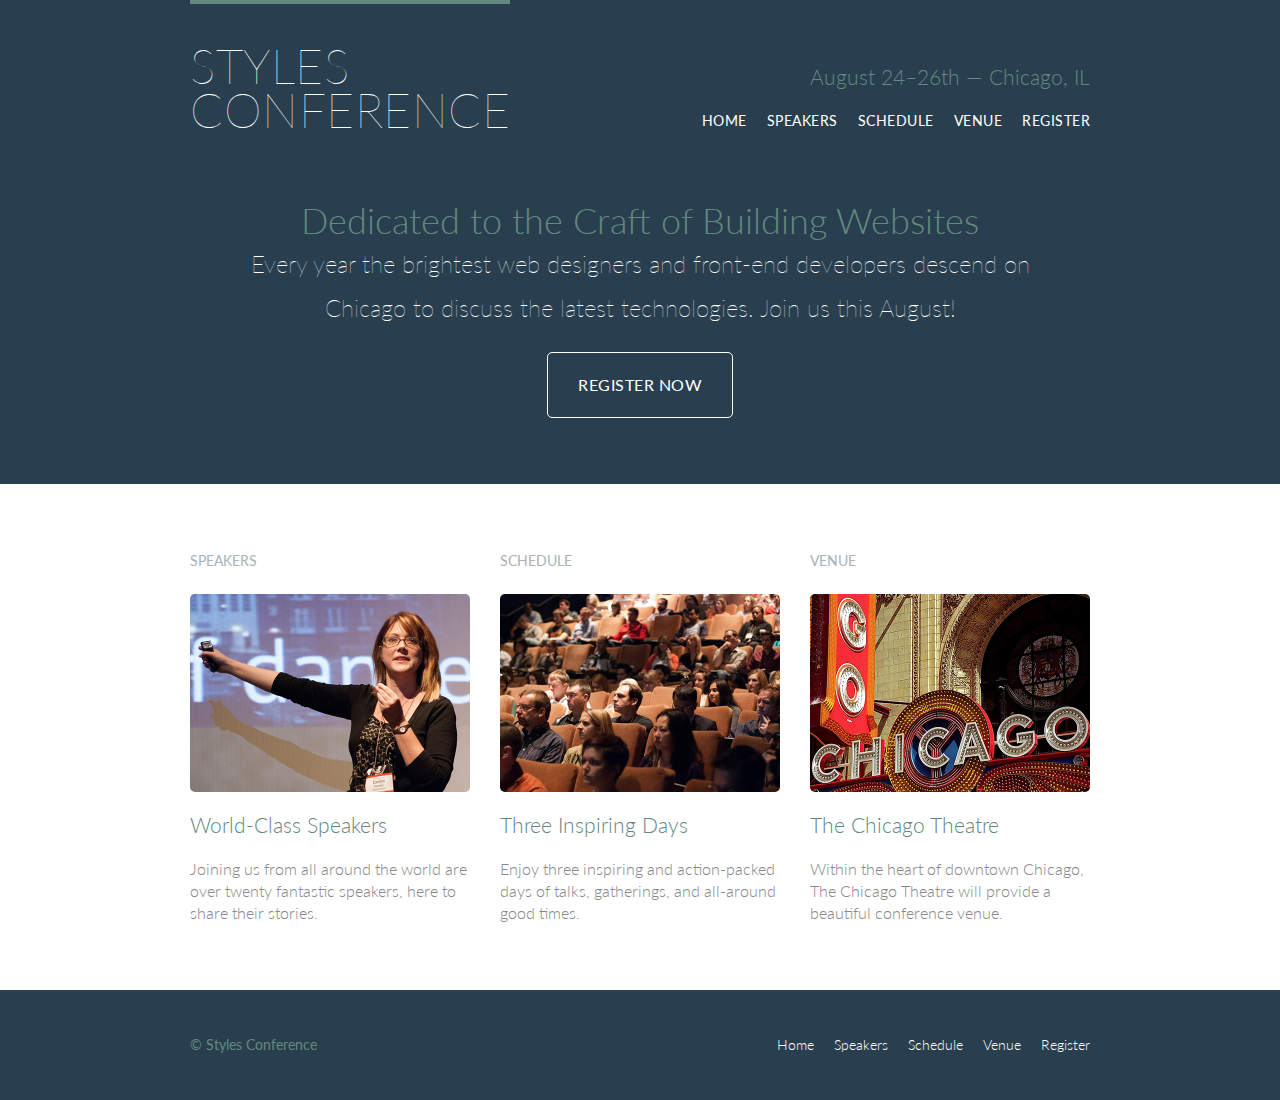
<file: shayhowe-style-conferences/index.html>
<!DOCTYPE html>
<html lang="en">

  <head>
    <meta charset="utf-8">
    <title>Styles Conference</title>
    <link rel="stylesheet" href="assets/stylesheets/main.css">
    <link rel="stylesheet" href="http://fonts.googleapis.com/css?family=Lato:100,300,400">
  </head>

  <body>

    <!-- Header -->

    <header class="primary-header container group">

      <h1 class="logo">
        <a href="index.html">Styles <br> Conference</a>
      </h1>

      <h3 class="tagline">August 24&ndash;26th &mdash; Chicago, IL</h3>

      <nav class="nav primary-nav">
        <ul>
          <li><a href="index.html">Home</a></li><!--
          --><li><a href="speakers.html">Speakers</a></li><!--
          --><li><a href="schedule.html">Schedule</a></li><!--
          --><li><a href="venue.html">Venue</a></li><!--
          --><li><a href="register.html">Register</a></li>
        </ul>
      </nav>

    </header>

    <!-- Hero -->

    <section class="hero container">

      <h2>Dedicated to the Craft of Building Websites</h2>

      <p>Every year the brightest web designers and front-end developers descend on Chicago to discuss the latest technologies. Join us this August!</p>

      <a class="btn btn-alt" href="register.html">Register Now</a>

    </section>

    <!-- Teasers -->

    <section class="row">
      <div class="grid">

        <!-- Speakers -->

        <section class="teaser col-1-3">
          <h5>Speakers</h5>
          <a href="speakers.html">
            <img src="assets/images/home/speakers.jpg" alt="Professional Speaker">
            <h3>World-Class Speakers</h3>
          </a>
          <p>Joining us from all around the world are over twenty fantastic speakers, here to share their stories.</p>
        </section><!--

        Schedule

        --><section class="teaser col-1-3">
          <h5>Schedule</h5>
          <a href="schedule.html">
            <img src="assets/images/home/schedule.jpg" alt="Conference Attendees">
            <h3>Three Inspiring Days</h3>
          </a>
          <p>Enjoy three inspiring and action-packed days of talks, gatherings, and all-around good times.</p>
        </section><!--

        Venue

        --><section class="teaser col-1-3">
          <h5>Venue</h5>
          <a href="venue.html">
            <img src="assets/images/home/venue.jpg" alt="The Chicago Theatre">
            <h3>The Chicago Theatre</h3>
          </a>
          <p>Within the heart of downtown Chicago, The Chicago Theatre will provide a beautiful conference venue.</p>
        </section>

      </div>
    </section>

    <!-- Footer -->

    <footer class="primary-footer container group">

      <small>&copy; Styles Conference</small>

      <nav class="nav">
        <ul>
          <li><a href="index.html">Home</a></li><!--
          --><li><a href="speakers.html">Speakers</a></li><!--
          --><li><a href="schedule.html">Schedule</a></li><!--
          --><li><a href="venue.html">Venue</a></li><!--
          --><li><a href="register.html">Register</a></li>
        </ul>
      </nav>

    </footer>

  </body>
</html>
</file>
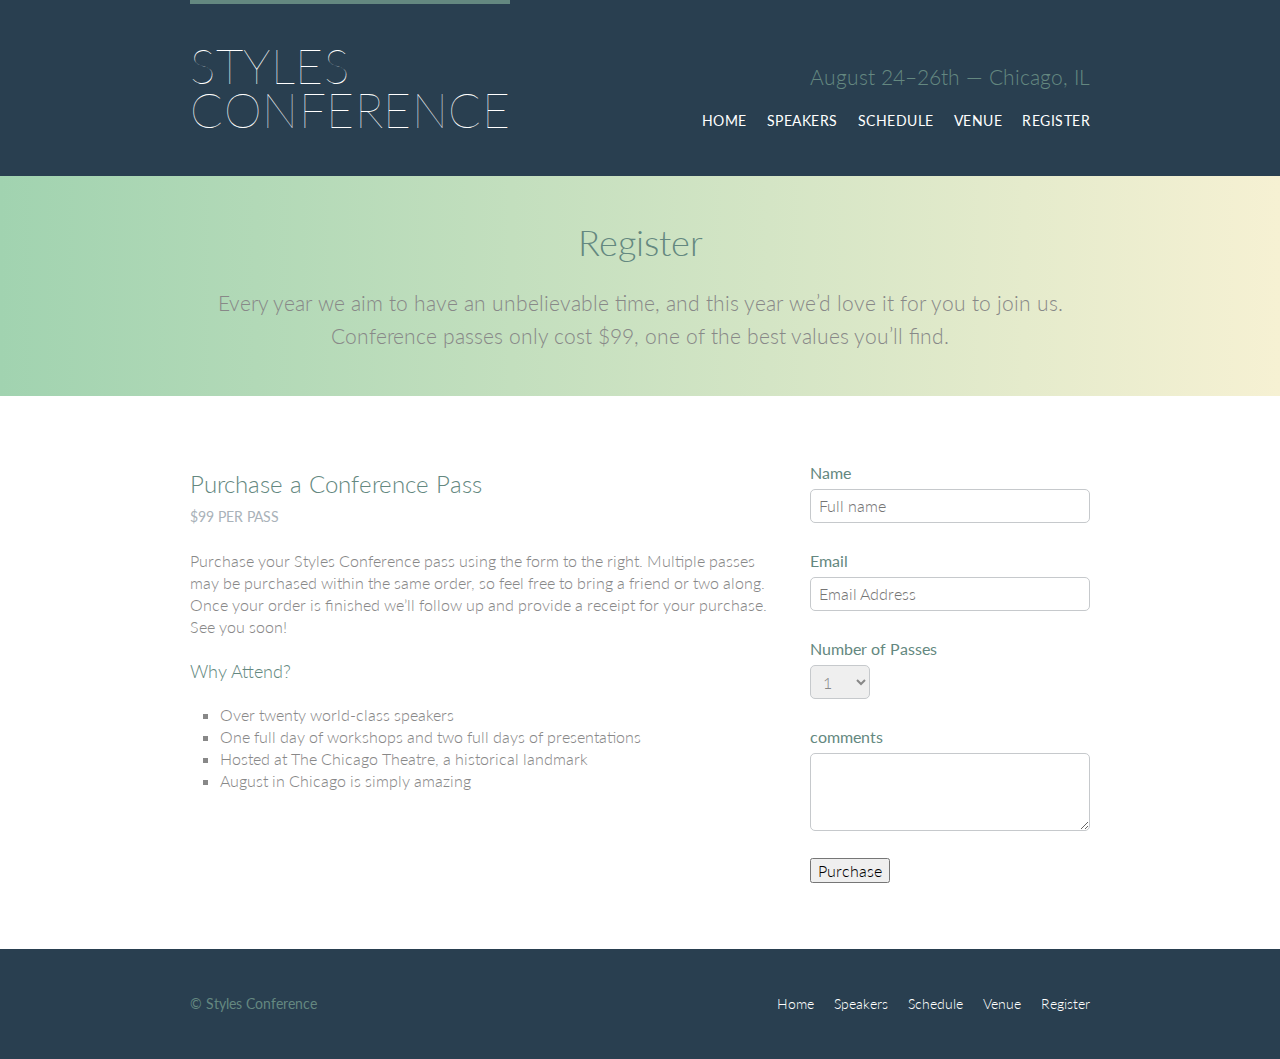
<file: shayhowe-style-conferences/register.html>
<!DOCTYPE html>
<html lang="en">

  <head>
    <meta charset="utf-8">
    <title>Register - Styles Conference</title>
    <link rel="stylesheet" href="assets/stylesheets/main.css">
    <link rel="stylesheet" href="http://fonts.googleapis.com/css?family=Lato:100,300,400">
  </head>

  <body>

    <!-- Header -->

    <header class="primary-header container group">

      <h1 class="logo">
        <a href="index.html">Styles <br> Conference</a>
      </h1>

      <h3 class="tagline">August 24&ndash;26th &mdash; Chicago, IL</h3>

      <nav class="nav primary-nav">
        <ul>
          <li><a href="index.html">Home</a></li><!--
          --><li><a href="speakers.html">Speakers</a></li><!--
          --><li><a href="schedule.html">Schedule</a></li><!--
          --><li><a href="venue.html">Venue</a></li><!--
          --><li><a href="register.html">Register</a></li>
        </ul>
      </nav>

    </header>

    <!-- Lead -->

    <section class="row-alt">
      <div class="lead container">

        <h1>Register</h1>

        <p>Every year we aim to have an unbelievable time, and this year we&#8217;d love it for you to join us. Conference passes only cost $99, one of the best values you&#8217;ll find.</p>

      </div>
    </section>

    <section class="row">
      <div class="grid">
        <section class="col-2-3">
          <h2>Purchase a Conference Pass</h2>
          <h5>$99 per Pass</h5>

          <p>Purchase your Styles Conference pass using the form to the right. Multiple passes may be purchased within the same order, so feel free to bring a friend or two along. Once your order is finished we&#8217;ll follow up and provide a receipt for your purchase. See you soon!</p>

          <h4>Why Attend?</h4>

          <ul class="why-attend">
            <li>Over twenty world-class speakers</li>
            <li>One full day of workshops and two full days of presentations</li>
            <li>Hosted at The Chicago Theatre, a historical landmark</li>
            <li>August in Chicago is simply amazing</li>
          </ul>

        </section><!--
      --><form class="col-1-3" action="#" method="post">
        <fieldset class="register-group">
          <label>
            Name
            <input type="text" name="name" placeholder="Full name" required>
          </label>

          <label>
            Email
            <input type="email" name="email" placeholder="Email Address" required>
          </label>

          <label>
            Number of Passes
            <select name="quantity" required="">
              <option value="1" selected>1</option>
              <option value="2">2</option>
              <option value="3">3</option>
              <option value="4">4</option>
              <option value="5">5</option>
            </select>
          </label>

          <label>
            comments
            <textarea name="comments"></textarea>
          </label>
        </fieldset>
        <input type="submit" name="submit" value="Purchase">
      </form>
      </div>
    </section>

    <!-- Footer -->

    <footer class="primary-footer container group">

      <small>&copy; Styles Conference</small>

      <nav class="nav">
        <ul>
          <li><a href="index.html">Home</a></li><!--
          --><li><a href="speakers.html">Speakers</a></li><!--
          --><li><a href="schedule.html">Schedule</a></li><!--
          --><li><a href="venue.html">Venue</a></li><!--
          --><li><a href="register.html">Register</a></li>
        </ul>
      </nav>

    </footer>

  </body>
</html>
</file>
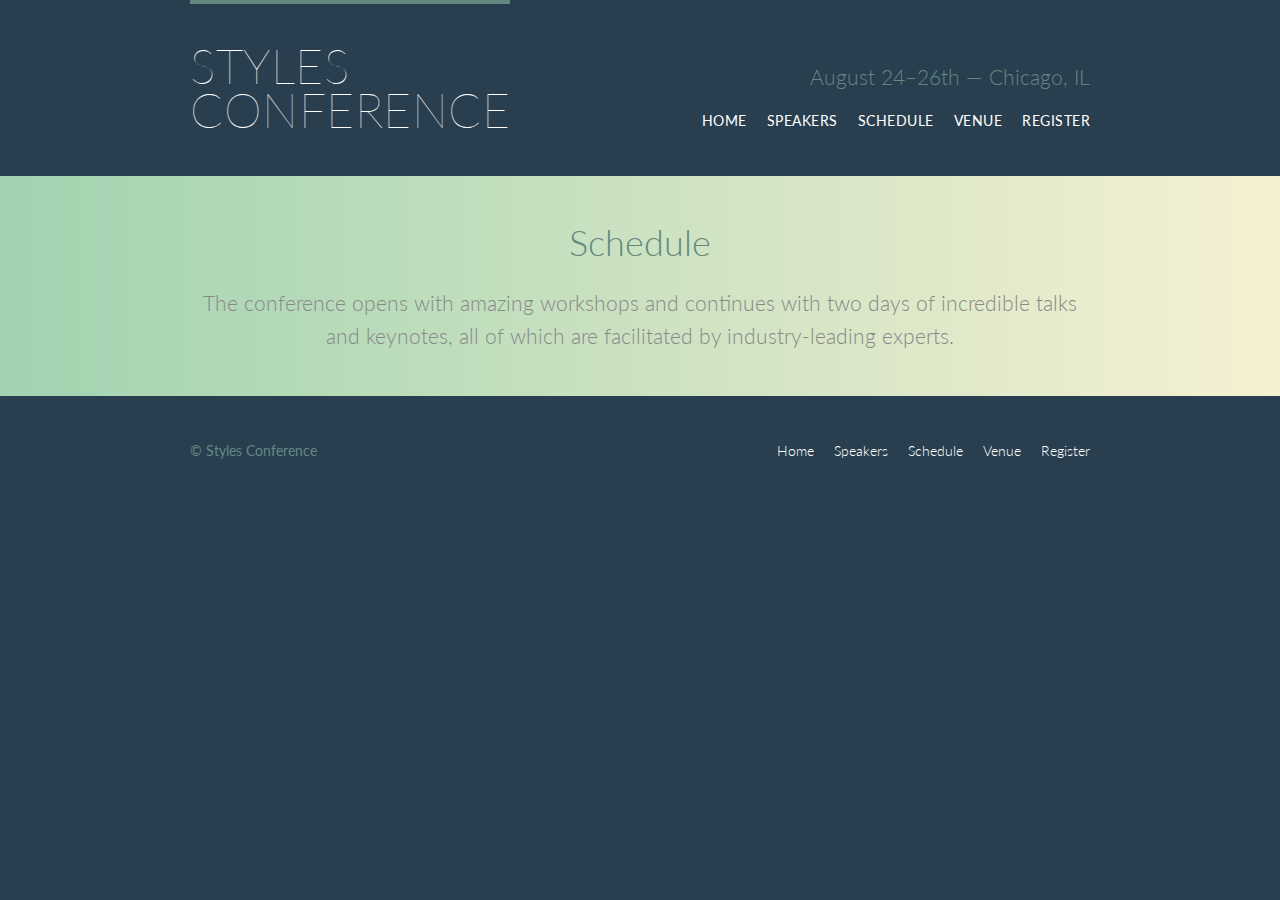
<file: shayhowe-style-conferences/schedule.html>
<!DOCTYPE html>
<html lang="en">

  <head>
    <meta charset="utf-8">
    <title>Schedule - Styles Conference</title>
    <link rel="stylesheet" href="assets/stylesheets/main.css">
    <link rel="stylesheet" href="http://fonts.googleapis.com/css?family=Lato:100,300,400">
  </head>

  <body>

    <!-- Header -->

    <header class="primary-header container group">

      <h1 class="logo">
        <a href="index.html">Styles <br> Conference</a>
      </h1>

      <h3 class="tagline">August 24&ndash;26th &mdash; Chicago, IL</h3>

      <nav class="nav primary-nav">
        <ul>
          <li><a href="index.html">Home</a></li><!--
          --><li><a href="speakers.html">Speakers</a></li><!--
          --><li><a href="schedule.html">Schedule</a></li><!--
          --><li><a href="venue.html">Venue</a></li><!--
          --><li><a href="register.html">Register</a></li>
        </ul>
      </nav>

    </header>

    <!-- Lead -->

    <section class="row-alt">
      <div class="lead container">

        <h1>Schedule</h1>

        <p>The conference opens with amazing workshops and continues with two days of incredible talks and keynotes, all of which are facilitated by industry-leading experts.</p>

      </div>
    </section>

    <!-- Footer -->

    <footer class="primary-footer container group">

      <small>&copy; Styles Conference</small>

      <nav class="nav">
        <ul>
          <li><a href="index.html">Home</a></li><!--
          --><li><a href="speakers.html">Speakers</a></li><!--
          --><li><a href="schedule.html">Schedule</a></li><!--
          --><li><a href="venue.html">Venue</a></li><!--
          --><li><a href="register.html">Register</a></li>
        </ul>
      </nav>

    </footer>

  </body>
</html>
</file>
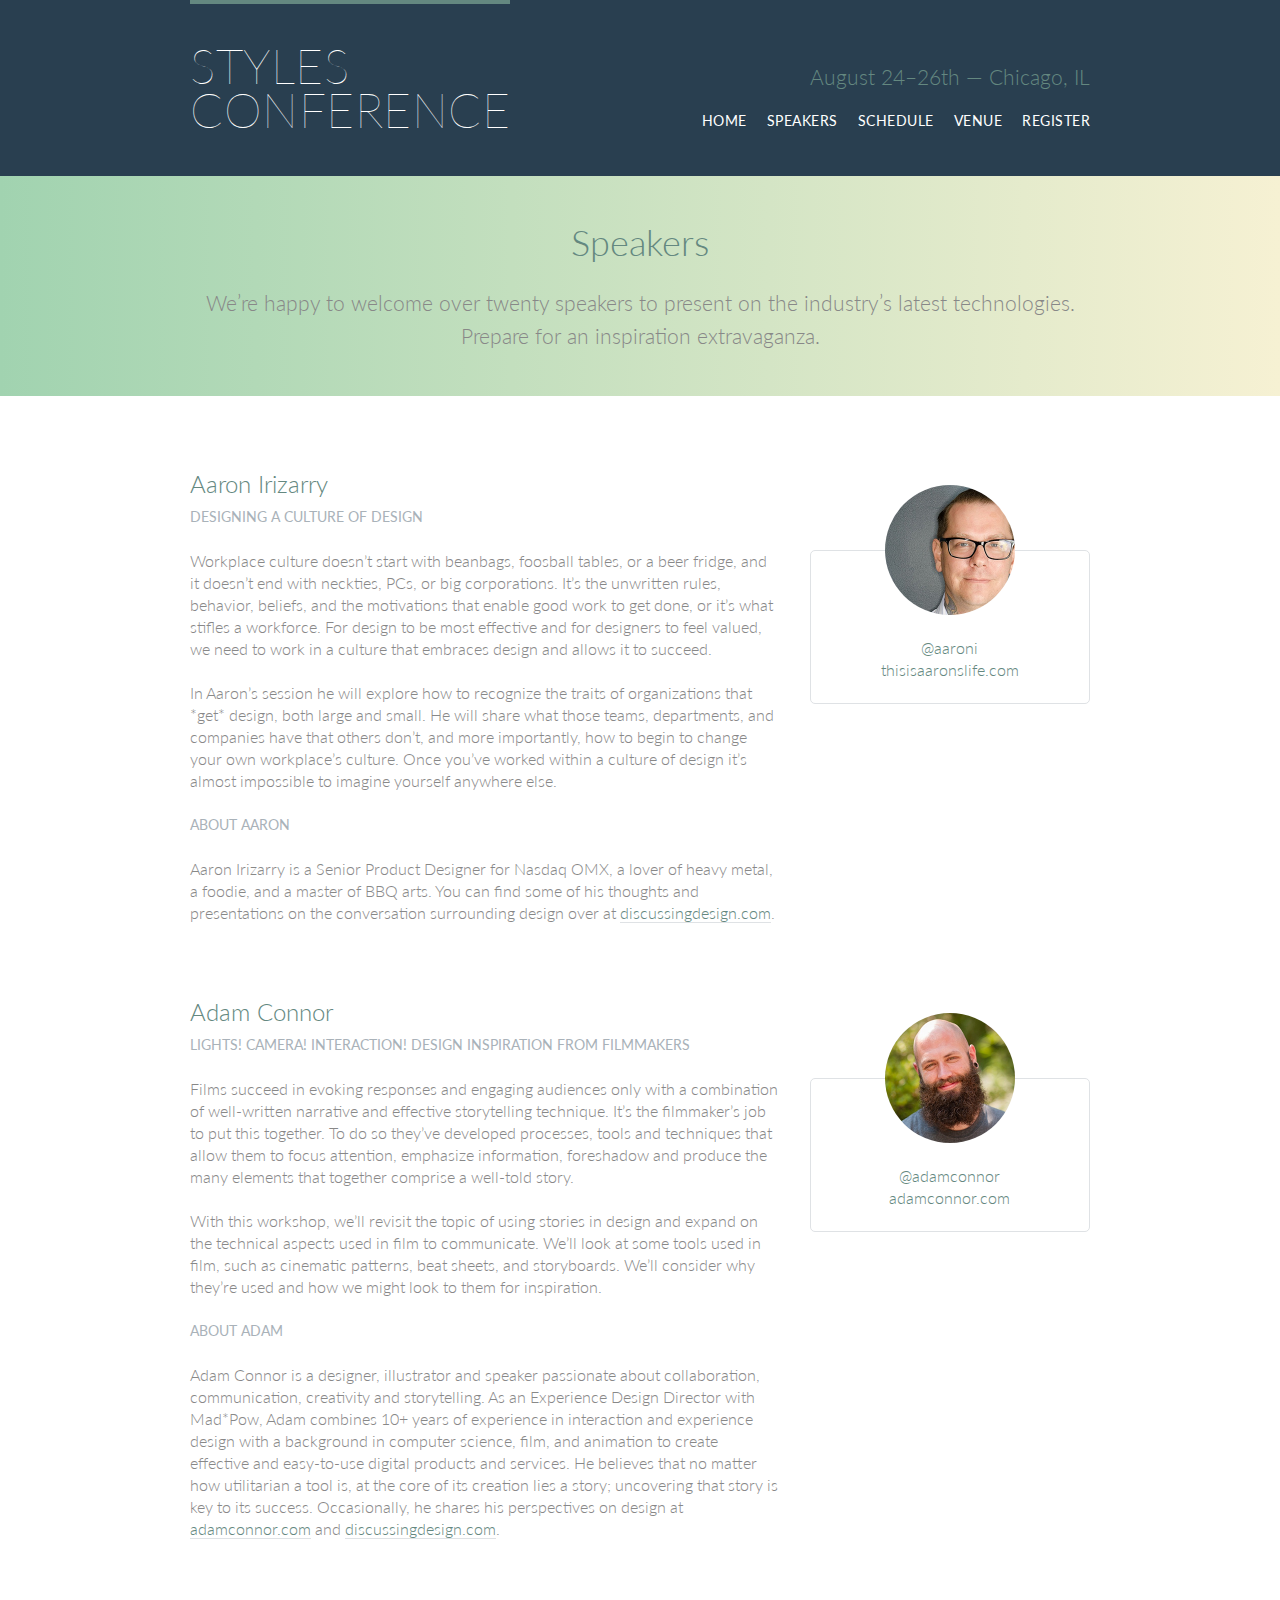
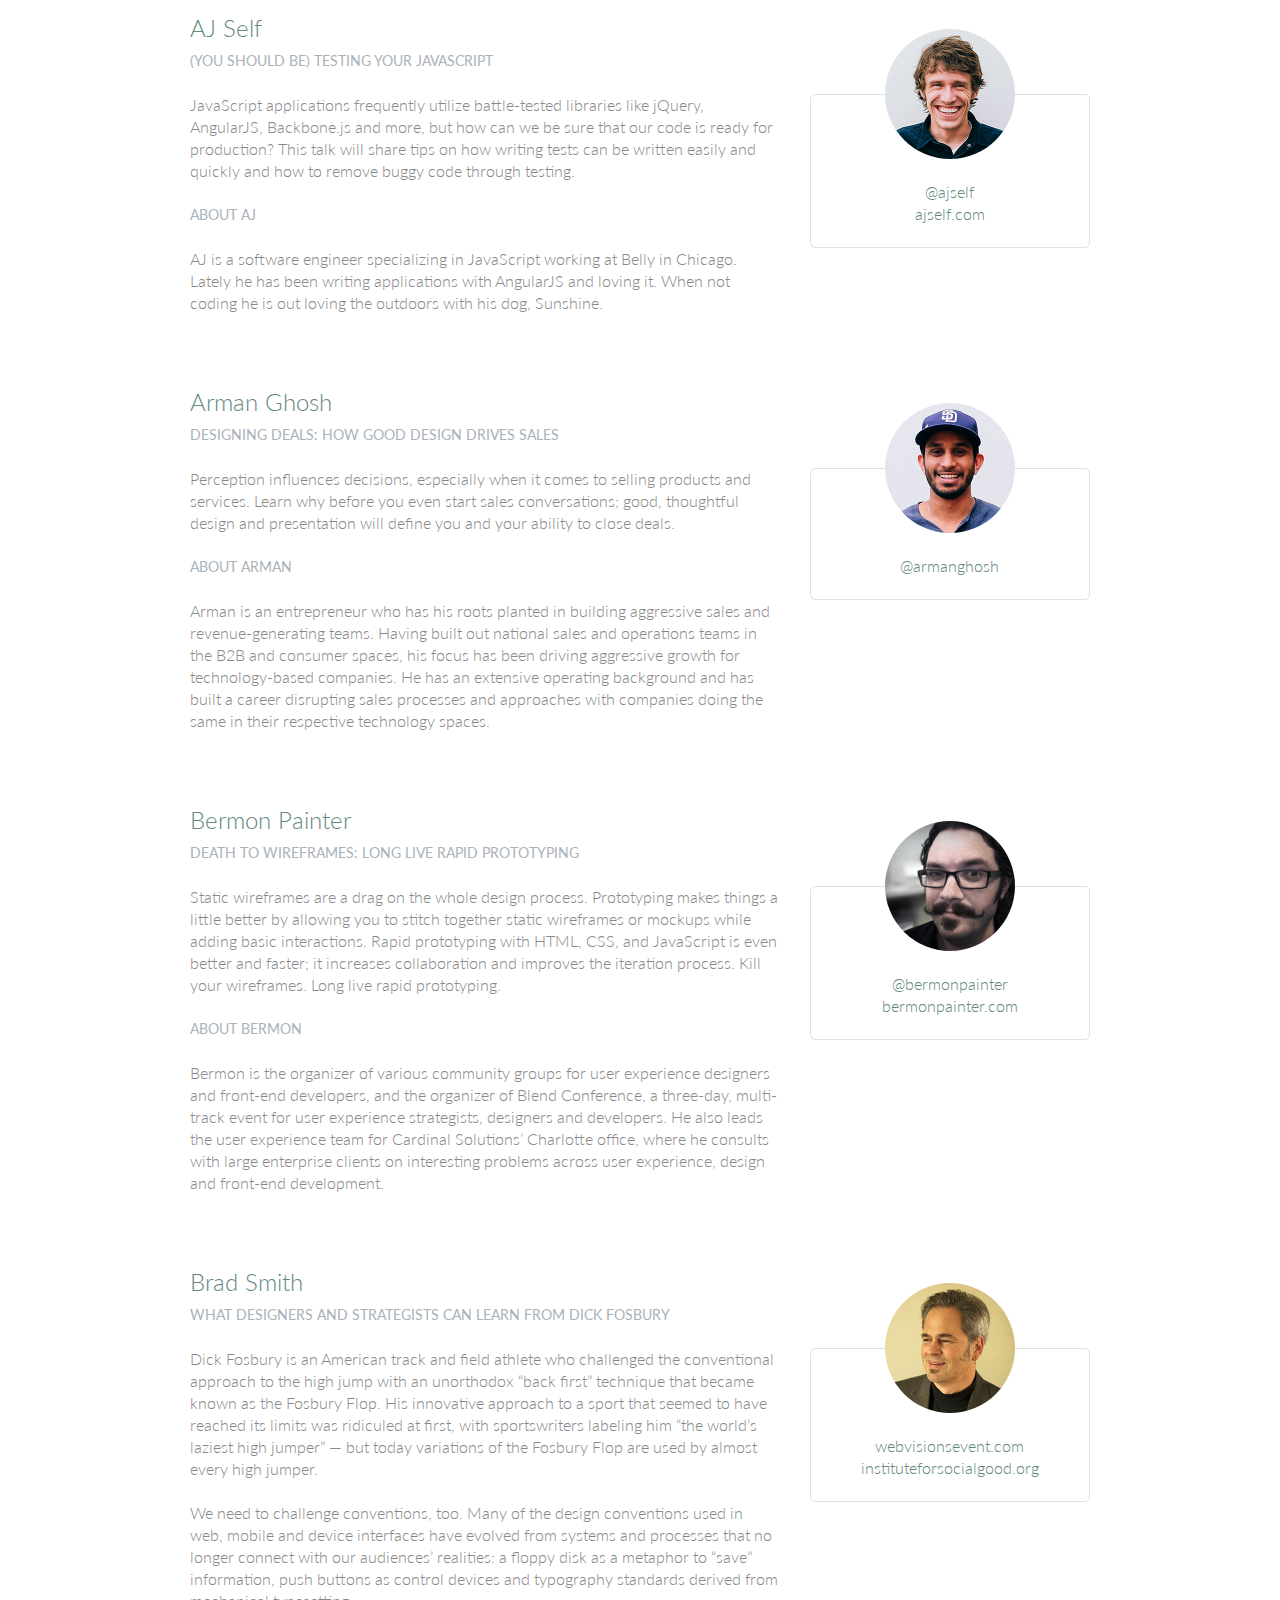
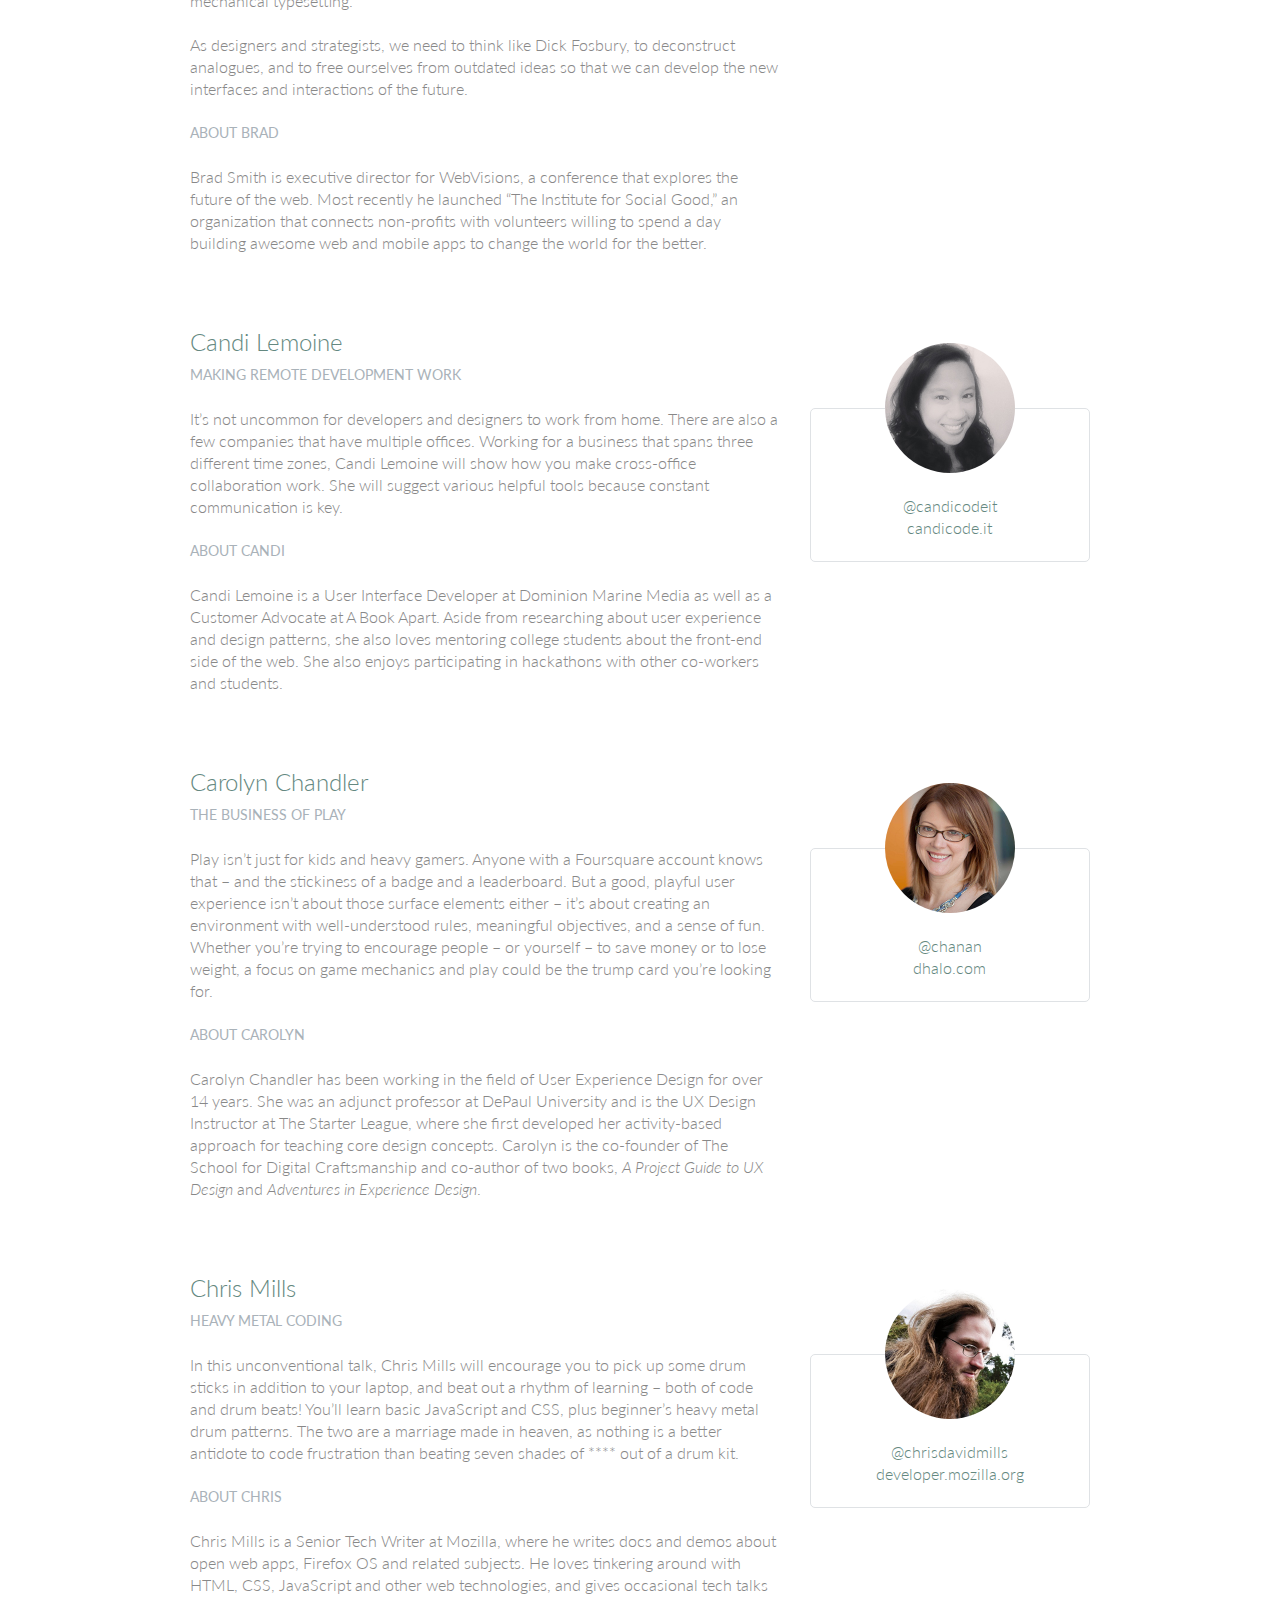
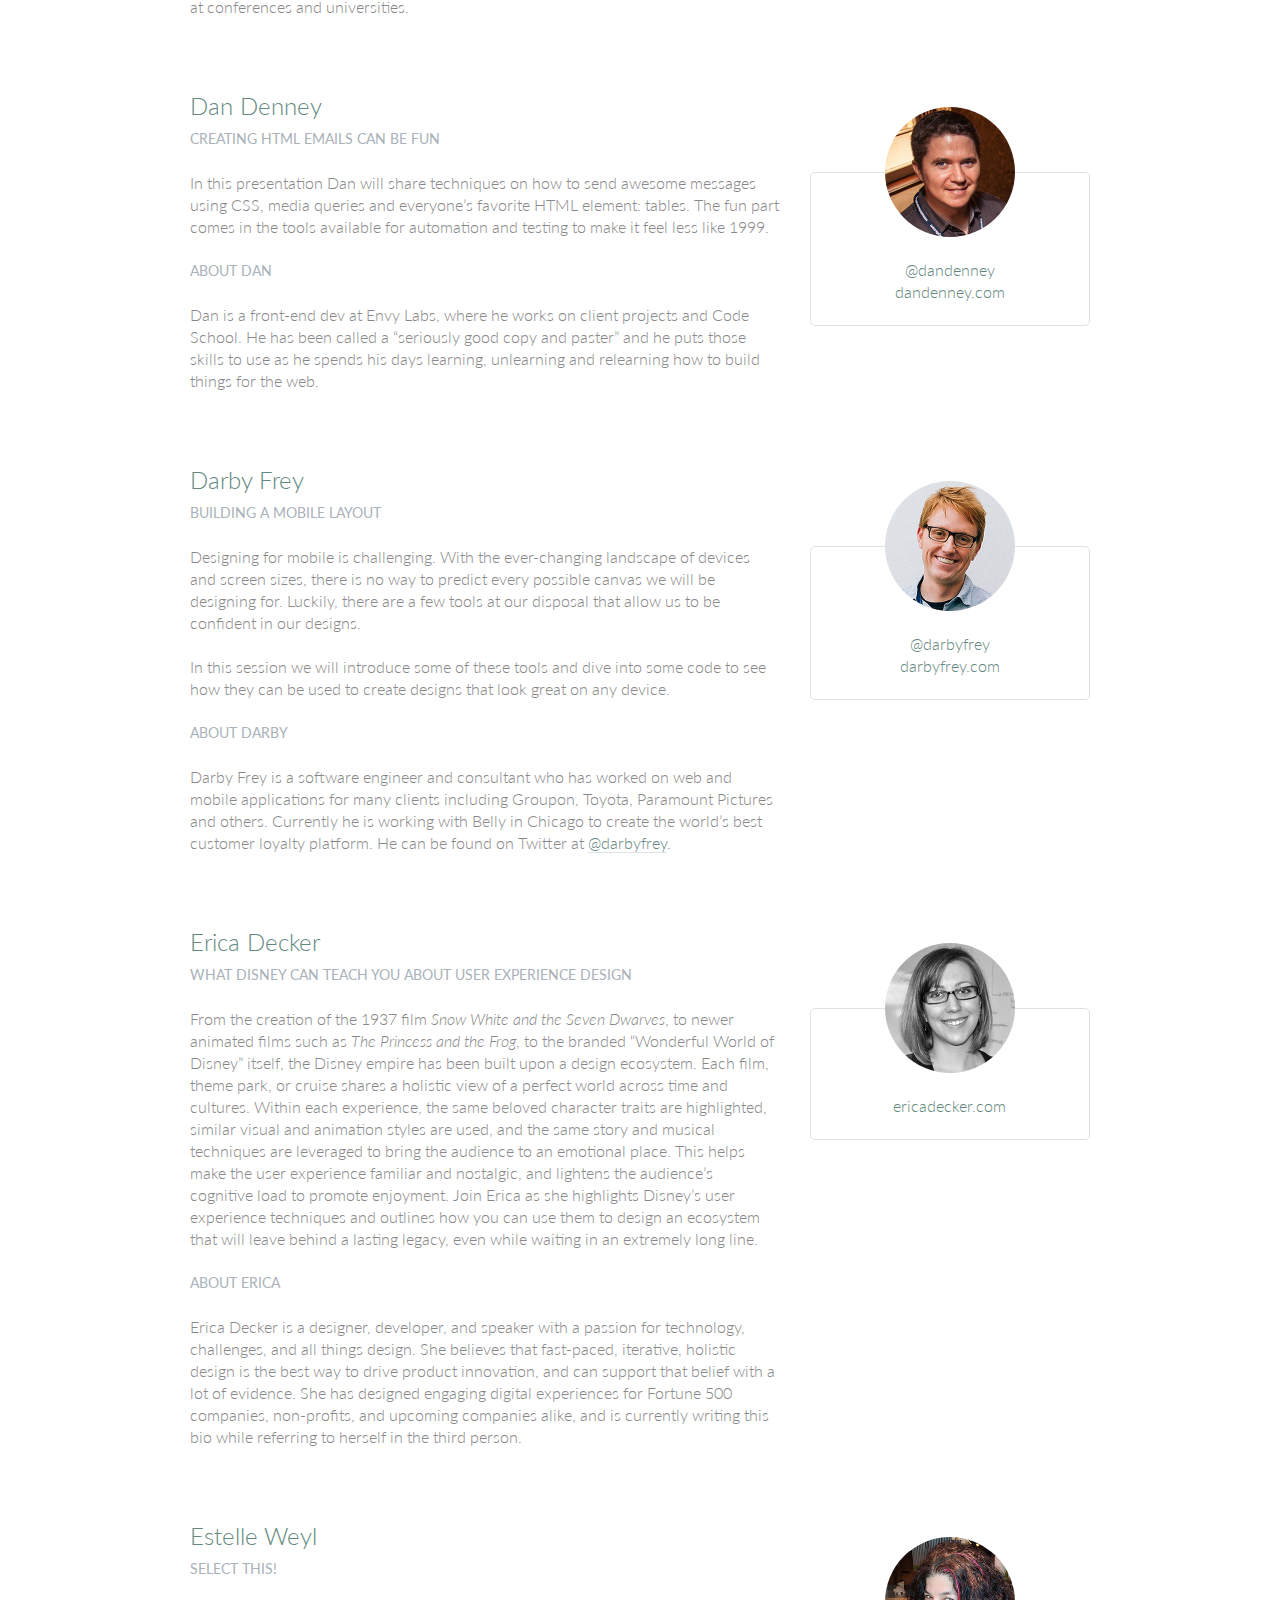
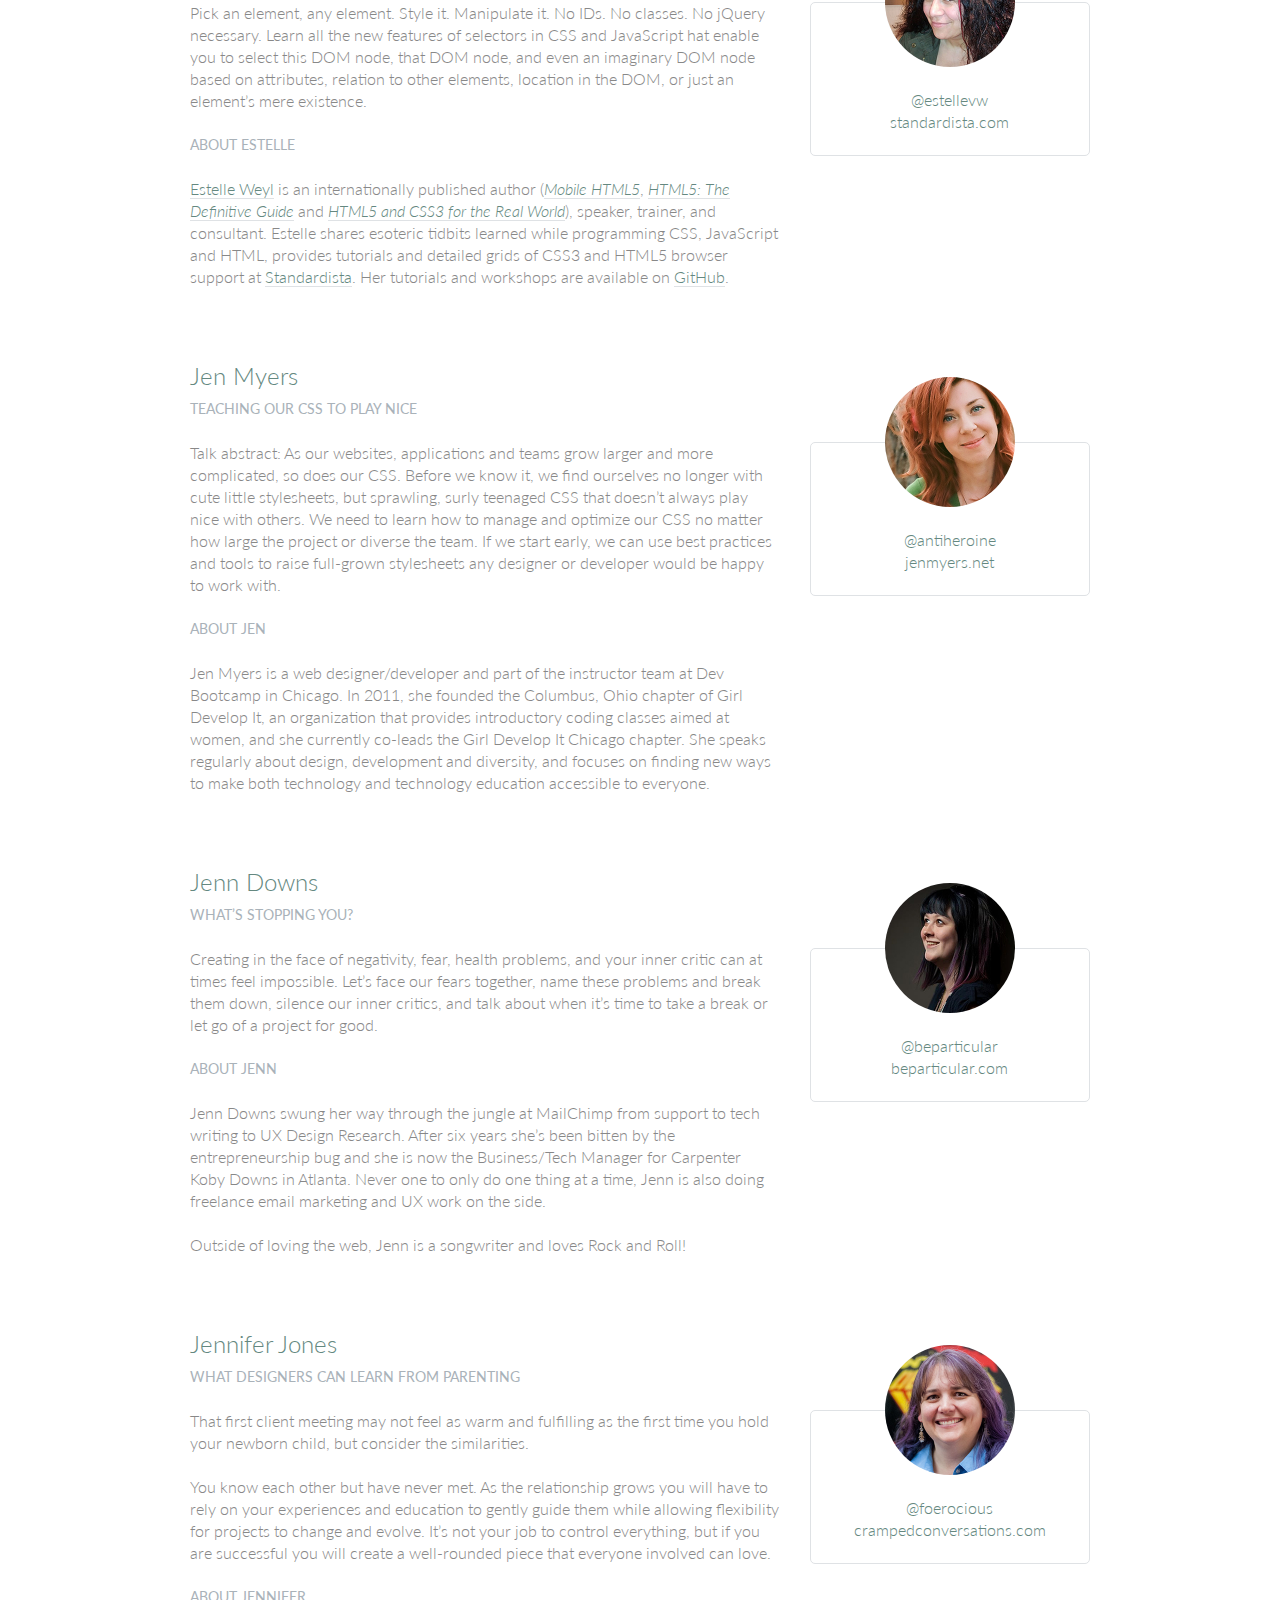
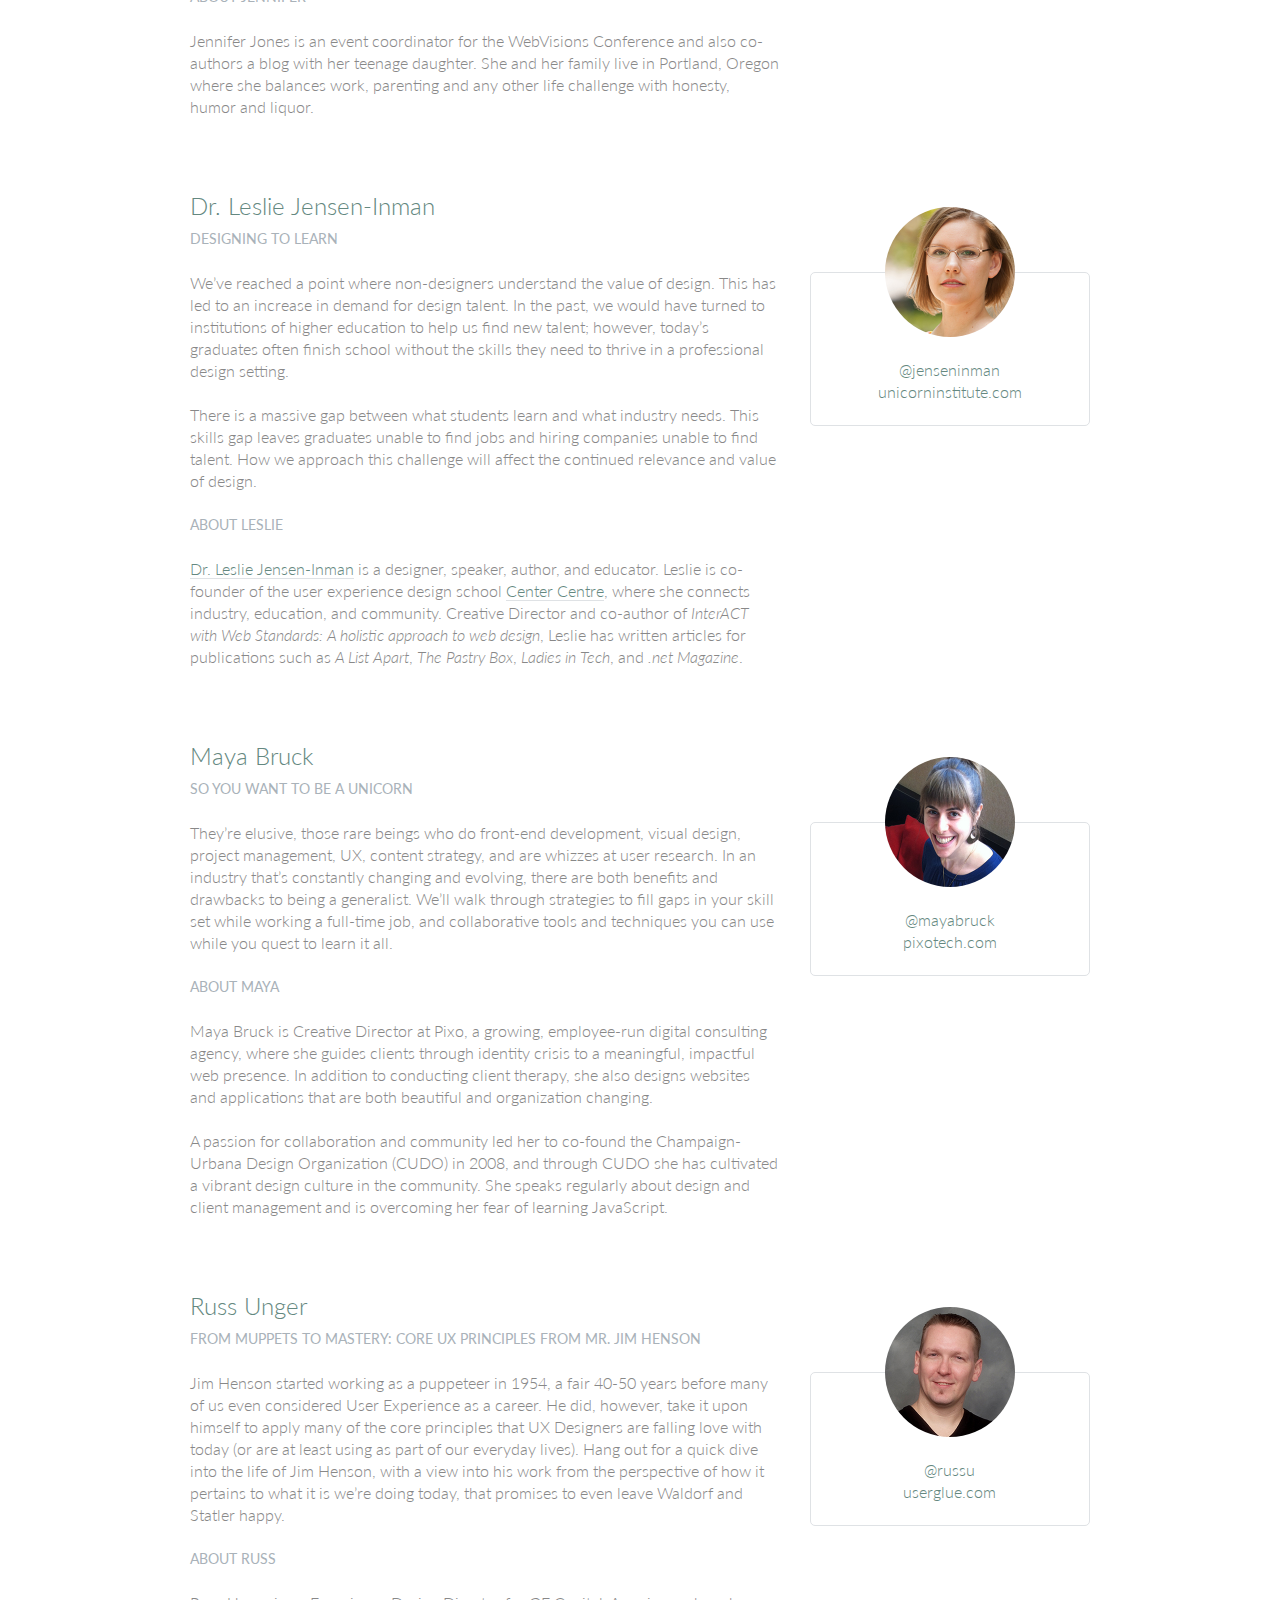
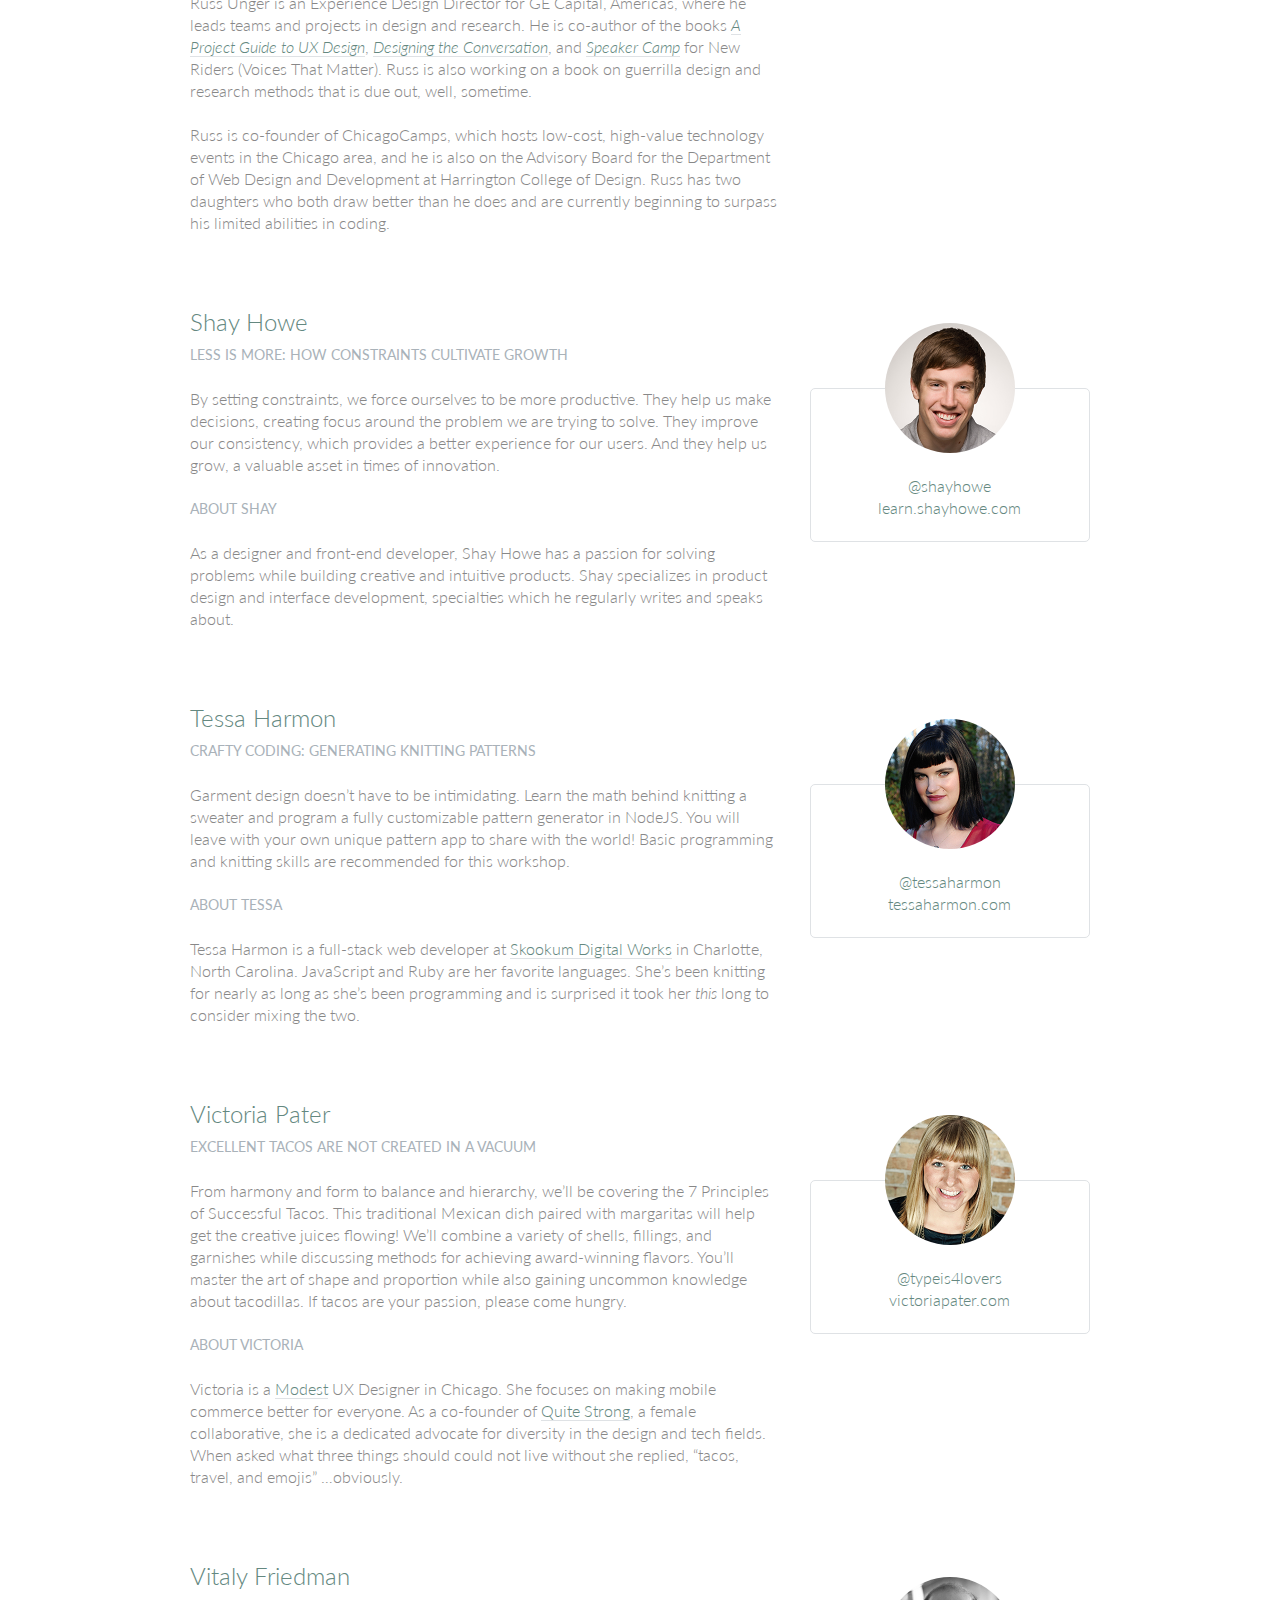
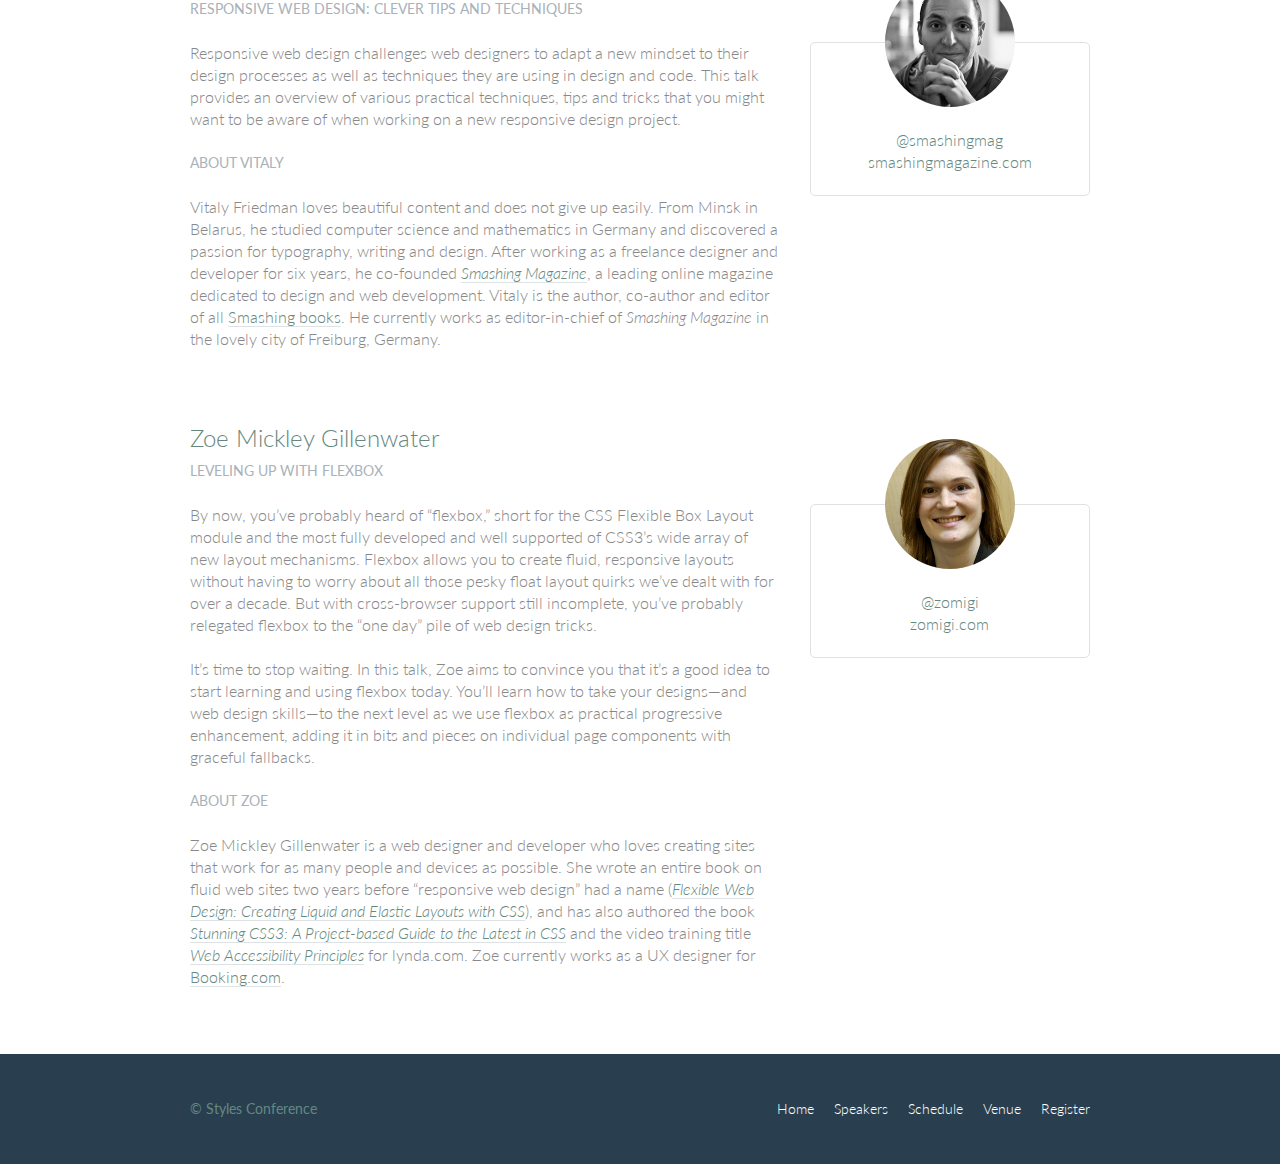
<file: shayhowe-style-conferences/speakers.html>
<!DOCTYPE html>
<html lang="en">

  <head>
    <meta charset="utf-8">
    <title>Speakers - Styles Conference</title>
    <link rel="stylesheet" href="assets/stylesheets/main.css">
    <link rel="stylesheet" href="http://fonts.googleapis.com/css?family=Lato:100,300,400">
  </head>

  <body>

    <!-- Header -->

    <header class="primary-header container group">

      <h1 class="logo">
        <a href="index.html">Styles <br> Conference</a>
      </h1>

      <h3 class="tagline">August 24&ndash;26th &mdash; Chicago, IL</h3>

      <nav class="nav primary-nav">
        <ul>
          <li><a href="index.html">Home</a></li><!--
          --><li><a href="speakers.html">Speakers</a></li><!--
          --><li><a href="schedule.html">Schedule</a></li><!--
          --><li><a href="venue.html">Venue</a></li><!--
          --><li><a href="register.html">Register</a></li>
        </ul>
      </nav>

    </header>

    <!-- Lead -->

    <section class="row-alt">
      <div class="lead container">

        <h1>Speakers</h1>

        <p>We&#8217;re happy to welcome over twenty speakers to present on the industry&#8217;s latest technologies. Prepare for an inspiration extravaganza.</p>

      </div>
    </section>

    <!-- Main content -->

    <section class="row">
      <div class="grid">

        <!-- Aaron Irizarry -->

        <section class="speaker" id="aaron-irizarry">

          <div class="col-2-3">

            <h2>Aaron Irizarry</h2>
            <h5>Designing a Culture of Design</h5>

            <p>Workplace culture doesn&#8217;t start with beanbags, foosball tables, or a beer fridge, and it doesn&#8217;t end with neckties, PCs, or big corporations. It&#8217;s the unwritten rules, behavior, beliefs, and the motivations that enable good work to get done, or it&#8217;s what stifles a workforce. For design to be most effective and for designers to feel valued, we need to work in a culture that embraces design and allows it to succeed.</p>

            <p>In Aaron&#8217;s session he will explore how to recognize the traits of organizations that *get* design, both large and small. He will share what those teams, departments, and companies have that others don&#8217;t, and more importantly, how to begin to change your own workplace&#8217;s culture. Once you&#8217;ve worked within a culture of design it&#8217;s almost impossible to imagine yourself anywhere else.</p>

            <h5>About Aaron</h5>

            <p>Aaron Irizarry is a Senior Product Designer for Nasdaq OMX, a lover of heavy metal, a foodie, and a master of BBQ arts. You can find some of his thoughts and presentations on the conversation surrounding design over at <a href="http://www.discussingdesign.com/">discussingdesign.com</a>.</p>

          </div><!--

          --><aside class="col-1-3">
            <div class="speaker-info">

              <img src="assets/images/speakers/aaron-irizarry.jpg" alt="Aaron Irizarry">

              <ul>
                <li><a href="https://twitter.com/aaroni">@aaroni</a></li>
                <li><a href="http://www.thisisaaronslife.com/">thisisaaronslife.com</a></li>
              </ul>

            </div>
          </aside>

        </section>

        <!-- Adam Connor -->

        <section class="speaker" id="adam-connor">

          <div class="col-2-3">

            <h2>Adam Connor</h2>
            <h5>Lights! Camera! Interaction! Design Inspiration from Filmmakers</h5>

            <p>Films succeed in evoking responses and engaging audiences only with a combination of well-written narrative and effective storytelling technique. It&#8217;s the filmmaker&#8217;s job to put this together. To do so they&#8217;ve developed processes, tools and techniques that allow them to focus attention, emphasize information, foreshadow and produce the many elements that together comprise a well-told story.</p>

            <p>With this workshop, we&#8217;ll revisit the topic of using stories in design and expand on the technical aspects used in film to communicate. We&#8217;ll look at some tools used in film, such as cinematic patterns, beat sheets, and storyboards. We&#8217;ll consider why they&#8217;re used and how we might look to them for inspiration.</p>

            <h5>About Adam</h5>

            <p>Adam Connor is a designer, illustrator and speaker passionate about collaboration, communication, creativity and storytelling. As an Experience Design Director with Mad*Pow, Adam combines 10+ years of experience in interaction and experience design with a background in computer science, film, and animation to create effective and easy-to-use digital products and services. He believes that no matter how utilitarian a tool is, at the core of its creation lies a story; uncovering that story is key to its success. Occasionally, he shares his perspectives on design at <a href="http://adamconnor.com/">adamconnor.com</a> and <a href="http://www.discussingdesign.com/">discussingdesign.com</a>.</p>

          </div><!--

          --><aside class="col-1-3">
            <div class="speaker-info">

              <img src="assets/images/speakers/adam-connor.jpg" alt="Adam Connor">

              <ul>
                <li><a href="https://twitter.com/adamconnor">@adamconnor</a></li>
                <li><a href="http://adamconnor.com/">adamconnor.com</a></li>
              </ul>

            </div>
          </aside>

        </section>

        <!-- AJ Self -->

        <section class="speaker" id="aj-self">

          <div class="col-2-3">

            <h2>AJ Self</h2>
            <h5>(You Should Be) Testing Your JavaScript</h5>

            <p>JavaScript applications frequently utilize battle-tested libraries like jQuery, AngularJS, Backbone.js and more, but how can we be sure that our code is ready for production? This talk will share tips on how writing tests can be written easily and quickly and how to remove buggy code through testing.</p>

            <h5>About AJ</h5>

            <p>AJ is a software engineer specializing in JavaScript working at Belly in Chicago. Lately he has been writing applications with AngularJS and loving it. When not coding he is out loving the outdoors with his dog, Sunshine.</p>

          </div><!--

          --><aside class="col-1-3">
            <div class="speaker-info">

              <img src="assets/images/speakers/aj-self.jpg" alt="AJ Self">

              <ul>
                <li><a href="https://twitter.com/ajself">@ajself</a></li>
                <li><a href="http://www.ajself.com/">ajself.com</a></li>
              </ul>

            </div>
          </aside>

        </section>

        <!-- Arman Ghosh -->

        <section class="speaker" id="arman-ghosh">

          <div class="col-2-3">

            <h2>Arman Ghosh</h2>
            <h5>Designing Deals: How Good Design Drives Sales</h5>

            <p>Perception influences decisions, especially when it comes to selling products and services. Learn why before you even start sales conversations; good, thoughtful design and presentation will define you and your ability to close deals.</p>

            <h5>About Arman</h5>

            <p>Arman is an entrepreneur who has his roots planted in building aggressive sales and revenue-generating teams. Having built out national sales and operations teams in the B2B and consumer spaces, his focus has been driving aggressive growth for technology-based companies. He has an extensive operating background and has built a career disrupting sales processes and approaches with companies doing the same in their respective technology spaces.</p>

          </div><!--

          --><aside class="col-1-3">
            <div class="speaker-info">

              <img src="assets/images/speakers/arman-ghosh.jpg" alt="Arman Ghosh">

              <ul>
                <li><a href="https://twitter.com/armanghosh">@armanghosh</a></li>
              </ul>

            </div>
          </aside>

        </section>

        <!-- Bermon Painter -->

        <section class="speaker" id="bermon-painter">

          <div class="col-2-3">

            <h2>Bermon Painter</h2>
            <h5>Death to Wireframes: Long Live Rapid Prototyping</h5>

            <p>Static wireframes are a drag on the whole design process. Prototyping makes things a little better by allowing you to stitch together static wireframes or mockups while adding basic interactions. Rapid prototyping with HTML, CSS, and JavaScript is even better and faster; it increases collaboration and improves the iteration process. Kill your wireframes. Long live rapid prototyping.</p>

            <h5>About Bermon</h5>

            <p>Bermon is the organizer of various community groups for user experience designers and front-end developers, and the organizer of Blend Conference, a three-day, multi-track event for user experience strategists, designers and developers. He also leads the user experience team for Cardinal Solutions&#8217; Charlotte office, where he consults with large enterprise clients on interesting problems across user experience, design and front-end development.</p>

          </div><!--

          --><aside class="col-1-3">
            <div class="speaker-info">

              <img src="assets/images/speakers/bermon-painter.jpg" alt="Bermon Painter">

              <ul>
                <li><a href="https://twitter.com/bermonpainter">@bermonpainter</a></li>
                <li><a href="http://bermonpainter.com/">bermonpainter.com</a></li>
              </ul>

            </div>
          </aside>

        </section>

        <!-- Brad Smith -->

        <section class="speaker" id="brad-smith">

          <div class="col-2-3">

            <h2>Brad Smith</h2>
            <h5>What Designers and Strategists Can Learn from Dick Fosbury</h5>

            <p>Dick Fosbury is an American track and field athlete who challenged the conventional approach to the high jump with an unorthodox &#8220;back first&#8221; technique that became known as the Fosbury Flop. His innovative approach to a sport that seemed to have reached its limits was ridiculed at first, with sportswriters labeling him &#8220;the world&#8217;s laziest high jumper&#8221; &#8212; but today variations of the Fosbury Flop are used by almost every high jumper.</p>

            <p>We need to challenge conventions, too. Many of the design conventions used in web, mobile and device interfaces have evolved from systems and processes that no longer connect with our audiences&#8217; realities: a floppy disk as a metaphor to &#8220;save&#8221; information, push buttons as control devices and typography standards derived from mechanical typesetting.</p>

            <p>As designers and strategists, we need to think like Dick Fosbury, to deconstruct analogues, and to free ourselves from outdated ideas so that we can develop the new interfaces and interactions of the future.</p>

            <h5>About Brad</h5>

            <p>Brad Smith is executive director for WebVisions, a conference that explores the future of the web. Most recently he launched &#8220;The Institute for Social Good,&#8221; an organization that connects non-profits with volunteers willing to spend a day building awesome web and mobile apps to change the world for the better.</p>

          </div><!--

          --><aside class="col-1-3">
            <div class="speaker-info">

              <img src="assets/images/speakers/brad-smith.jpg" alt="Brad Smith">

              <ul>
                <li><a href="http://www.webvisionsevent.com/">webvisionsevent.com</a></li>
                <li><a href="http://www.instituteforsocialgood.org/">instituteforsocialgood.org</a></li>
              </ul>

            </div>
          </aside>

        </section>

        <!-- Candi Lemoine -->

        <section class="speaker" id="candi-lemoine">

          <div class="col-2-3">

            <h2>Candi Lemoine</h2>
            <h5>Making Remote Development Work</h5>

            <p>It&#8217;s not uncommon for developers and designers to work from home. There are also a few companies that have multiple offices. Working for a business that spans three different time zones, Candi Lemoine will show how you make cross-office collaboration work. She will suggest various helpful tools because constant communication is key.</p>

            <h5>About Candi</h5>

            <p>Candi Lemoine is a User Interface Developer at Dominion Marine Media as well as a Customer Advocate at A Book Apart. Aside from researching about user experience and design patterns, she also loves mentoring college students about the front-end side of the web. She also enjoys participating in hackathons with other co-workers and students.</p>

          </div><!--

          --><aside class="col-1-3">
            <div class="speaker-info">

              <img src="assets/images/speakers/candi-lemoine.jpg" alt="Candi Lemoine">

              <ul>
                <li><a href="https://twitter.com/candicodeit">@candicodeit</a></li>
                <li><a href="http://candicode.it/">candicode.it</a></li>
              </ul>

            </div>
          </aside>

        </section>

        <!-- Carolyn Chandler -->

        <section class="speaker" id="carolyn-chandler">

          <div class="col-2-3">

            <h2>Carolyn Chandler</h2>
            <h5>The Business of Play</h5>

            <p>Play isn&#8217;t just for kids and heavy gamers. Anyone with a Foursquare account knows that &#8211; and the stickiness of a badge and a leaderboard. But a good, playful user experience isn&#8217;t about those surface elements either &#8211; it&#8217;s about creating an environment with well-understood rules, meaningful objectives, and a sense of fun. Whether you&#8217;re trying to encourage people &#8211; or yourself &#8211; to save money or to lose weight, a focus on game mechanics and play could be the trump card you&#8217;re looking for.</p>

            <h5>About Carolyn</h5>

            <p>Carolyn Chandler has been working in the field of User Experience Design for over 14 years. She was an adjunct professor at DePaul University and is the UX Design Instructor at The Starter League, where she first developed her activity-based approach for teaching core design concepts. Carolyn is the co-founder of The School for Digital Craftsmanship and co-author of two books, <cite>A Project Guide to UX Design</cite> and <cite>Adventures in Experience Design</cite>.</p>

          </div><!--

          --><aside class="col-1-3">
            <div class="speaker-info">

              <img src="assets/images/speakers/carolyn-chandler.jpg" alt="Carolyn Chandler">

              <ul>
                <li><a href="https://twitter.com/chanan">@chanan</a></li>
                <li><a href="http://www.dhalo.com/">dhalo.com</a></li>
              </ul>

            </div>
          </aside>

        </section>

        <!-- Chris Mills -->

        <section class="speaker" id="chris-mills">

          <div class="col-2-3">

            <h2>Chris Mills</h2>
            <h5>Heavy Metal Coding</h5>

            <p>In this unconventional talk, Chris Mills will encourage you to pick up some drum sticks in addition to your laptop, and beat out a rhythm of learning &#8211; both of code and drum beats! You&#8217;ll learn basic JavaScript and CSS, plus beginner&#8217;s heavy metal drum patterns. The two are a marriage made in heaven, as nothing is a better antidote to code frustration than beating seven shades of **** out of a drum kit.</p>

            <h5>About Chris</h5>

            <p>Chris Mills is a Senior Tech Writer at Mozilla, where he writes docs and demos about open web apps, Firefox OS and related subjects. He loves tinkering around with HTML, CSS, JavaScript and other web technologies, and gives occasional tech talks at conferences and universities.</p>

          </div><!--

          --><aside class="col-1-3">
            <div class="speaker-info">

              <img src="assets/images/speakers/chris-mills.jpg" alt="Chris Mills">

              <ul>
                <li><a href="https://twitter.com/chrisdavidmills">@chrisdavidmills</a></li>
                <li><a href="https://developer.mozilla.org/">developer.mozilla.org</a></li>
              </ul>

            </div>
          </aside>

        </section>

        <!-- Dan Denney -->

        <section class="speaker" id="dan-denney">

          <div class="col-2-3">

            <h2>Dan Denney</h2>
            <h5>Creating HTML Emails Can Be Fun</h5>

            <p>In this presentation Dan will share techniques on how to send awesome messages using CSS, media queries and everyone&#8217;s favorite HTML element: tables. The fun part comes in the tools available for automation and testing to make it feel less like 1999.</p>

            <h5>About Dan</h5>

            <p>Dan is a front-end dev at Envy Labs, where he works on client projects and Code School. He has been called a &#8220;seriously good copy and paster&#8221; and he puts those skills to use as he spends his days learning, unlearning and relearning how to build things for the web.</p>

          </div><!--

          --><aside class="col-1-3">
            <div class="speaker-info">

              <img src="assets/images/speakers/dan-denney.jpg" alt="Dan Denney">

              <ul>
                <li><a href="https://twitter.com/dandenney">@dandenney</a></li>
                <li><a href="http://dandenney.com/">dandenney.com</a></li>
              </ul>

            </div>
          </aside>

        </section>

        <!-- Darby Frey -->

        <section class="speaker" id="darby-frey">

          <div class="col-2-3">

            <h2>Darby Frey</h2>
            <h5>Building a Mobile Layout</h5>

            <p>Designing for mobile is challenging. With the ever-changing landscape of devices and screen sizes, there is no way to predict every possible canvas we will be designing for. Luckily, there are a few tools at our disposal that allow us to be confident in our designs.</p>

            <p>In this session we will introduce some of these tools and dive into some code to see how they can be used to create designs that look great on any device.</p>

            <h5>About Darby</h5>

            <p>Darby Frey is a software engineer and consultant who has worked on web and mobile applications for many clients including Groupon, Toyota, Paramount Pictures and others. Currently he is working with Belly in Chicago to create the world&#8217;s best customer loyalty platform. He can be found on Twitter at <a href="https://twitter.com/darbyfrey">@darbyfrey</a>.</p>

          </div><!--

          --><aside class="col-1-3">
            <div class="speaker-info">

              <img src="assets/images/speakers/darby-frey.jpg" alt="Darby Frey">

              <ul>
                <li><a href="https://twitter.com/darbyfrey">@darbyfrey</a></li>
                <li><a href="http://darbyfrey.com/">darbyfrey.com</a></li>
              </ul>

            </div>
          </aside>

        </section>

        <!-- Erica Decker -->

        <section class="speaker" id="erica-decker">

          <div class="col-2-3">

            <h2>Erica Decker</h2>
            <h5>What Disney Can Teach You about User Experience Design</h5>

            <p>From the creation of the 1937 film <cite>Snow White and the Seven Dwarves</cite>, to newer animated films such as <cite>The Princess and the Frog</cite>, to the branded &#8220;Wonderful World of Disney&#8221; itself, the Disney empire has been built upon a design ecosystem. Each film, theme park, or cruise shares a holistic view of a perfect world across time and cultures. Within each experience, the same beloved character traits are highlighted, similar visual and animation styles are used, and the same story and musical techniques are leveraged to bring the audience to an emotional place. This helps make the user experience familiar and nostalgic, and lightens the audience&#8217;s cognitive load to promote enjoyment. Join Erica as she highlights Disney&#8217;s user experience techniques and outlines how you can use them to design an ecosystem that will leave behind a lasting legacy, even while waiting in an extremely long line.</p>

            <h5>About Erica</h5>

            <p>Erica Decker is a designer, developer, and speaker with a passion for technology, challenges, and all things design. She believes that fast-paced, iterative, holistic design is the best way to drive product innovation, and can support that belief with a lot of evidence. She has designed engaging digital experiences for Fortune 500 companies, non-profits, and upcoming companies alike, and is currently writing this bio while referring to herself in the third person.</p>

          </div><!--

          --><aside class="col-1-3">
            <div class="speaker-info">

              <img src="assets/images/speakers/erica-decker.jpg" alt="Erica Decker">

              <ul>
                <li><a href="http://ericadecker.com/">ericadecker.com</a></li>
              </ul>

            </div>
          </aside>

        </section>

        <!-- Estelle Weyl -->

        <section class="speaker" id="estelle-weyl">

          <div class="col-2-3">

            <h2>Estelle Weyl</h2>
            <h5>Select This!</h5>

            <p>Pick an element, any element. Style it. Manipulate it. No IDs. No classes. No jQuery necessary. Learn all the new features of selectors in CSS and JavaScript hat enable you to select this DOM node, that DOM node, and even an imaginary DOM node based on attributes, relation to other elements, location in the DOM, or just an element&#8217;s mere existence.</p>

            <h5>About Estelle</h5>

            <p><a href="https://twitter.com/estellevw">Estelle Weyl</a> is an internationally published author (<cite><a href="http://shop.oreilly.com/product/0636920021711.do">Mobile HTML5</a></cite>, <cite><a href="http://shop.oreilly.com/product/0636920018063.do">HTML5: The Definitive Guide</a></cite> and <cite><a href="http://shop.oreilly.com/product/9780980846904.do">HTML5 and CSS3 for the Real World</a></cite>), speaker, trainer, and consultant. Estelle shares esoteric tidbits learned while programming CSS, JavaScript and HTML, provides tutorials and detailed grids of CSS3 and HTML5 browser support at <a href="http://www.standardista.com/">Standardista</a>. Her tutorials and workshops are available on <a href="http://estelle.github.io/">GitHub</a>.</p>

          </div><!--

          --><aside class="col-1-3">
            <div class="speaker-info">

              <img src="assets/images/speakers/estelle-weyl.jpg" alt="Estelle Weyl">

              <ul>
                <li><a href="https://twitter.com/estellevw">@estellevw</a></li>
                <li><a href="http://standardista.com/">standardista.com</a></li>
              </ul>

            </div>
          </aside>

        </section>

        <!-- Jen Myers -->

        <section class="speaker" id="jen-myers">

          <div class="col-2-3">

            <h2>Jen Myers</h2>
            <h5>Teaching Our CSS to Play Nice</h5>

            <p>Talk abstract: As our websites, applications and teams grow larger and more complicated, so does our CSS. Before we know it, we find ourselves no longer with cute little stylesheets, but sprawling, surly teenaged CSS that doesn&#8217;t always play nice with others. We need to learn how to manage and optimize our CSS no matter how large the project or diverse the team. If we start early, we can use best practices and tools to raise full-grown stylesheets any designer or developer would be happy to work with.</p>

            <h5>About Jen</h5>

            <p>Jen Myers is a web designer/developer and part of the instructor team at Dev Bootcamp in Chicago. In 2011, she founded the Columbus, Ohio chapter of Girl Develop It, an organization that provides introductory coding classes aimed at women, and she currently co-leads the Girl Develop It Chicago chapter. She speaks regularly about design, development and diversity, and focuses on finding new ways to make both technology and technology education accessible to everyone.</p>

          </div><!--

          --><aside class="col-1-3">
            <div class="speaker-info">

              <img src="assets/images/speakers/jen-myers.jpg" alt="Jen Myers">

              <ul>
                <li><a href="https://twitter.com/antiheroine">@antiheroine</a></li>
                <li><a href="http://jenmyers.net/">jenmyers.net</a></li>
              </ul>

            </div>
          </aside>

        </section>

        <!-- Jenn Downs -->

        <section class="speaker" id="jenn-downs">

          <div class="col-2-3">

            <h2>Jenn Downs</h2>
            <h5>What&#8217;s Stopping You?</h5>

            <p>Creating in the face of negativity, fear, health problems, and your inner critic can at times feel impossible. Let&#8217;s face our fears together, name these problems and break them down, silence our inner critics, and talk about when it&#8217;s time to take a break or let go of a project for good.</p>

            <h5>About Jenn</h5>

            <p>Jenn Downs swung her way through the jungle at MailChimp from support to tech writing to UX Design Research. After six years she&#8217;s been bitten by the entrepreneurship bug and she is now the Business/Tech Manager for Carpenter Koby Downs in Atlanta. Never one to only do one thing at a time, Jenn is also doing freelance email marketing and UX work on the side.</p>

            <p>Outside of loving the web, Jenn is a songwriter and loves Rock and Roll!</p>

          </div><!--

          --><aside class="col-1-3">
            <div class="speaker-info">

              <img src="assets/images/speakers/jenn-downs.jpg" alt="Jenn Downs">

              <ul>
                <li><a href="https://twitter.com/beparticular">@beparticular</a></li>
                <li><a href="http://beparticular.com/">beparticular.com</a></li>
              </ul>

            </div>
          </aside>

        </section>

        <!-- Jennifer Jones -->

        <section class="speaker" id="jennifer-jones">

          <div class="col-2-3">

            <h2>Jennifer Jones</h2>
            <h5>What Designers Can Learn from Parenting</h5>

            <p>That first client meeting may not feel as warm and fulfilling as the first time you hold your newborn child, but consider the similarities.</p>

            <p>You know each other but have never met. As the relationship grows you will have to rely on your experiences and education to gently guide them while allowing flexibility for projects to change and evolve. It&#8217;s not your job to control everything, but if you are successful you will create a well-rounded piece that everyone involved can love.</p>

            <h5>About Jennifer</h5>

            <p>Jennifer Jones is an event coordinator for the WebVisions Conference and also co-authors a blog with her teenage daughter. She and her family live in Portland, Oregon where she balances work, parenting and any other life challenge with honesty, humor and liquor.</p>

          </div><!--

          --><aside class="col-1-3">
            <div class="speaker-info">

              <img src="assets/images/speakers/jennifer-jones.jpg" alt="Jennifer Jones">

              <ul>
                <li><a href="https://twitter.com/Foerocious">@foerocious</a></li>
                <li><a href="http://crampedconversations.com/">crampedconversations.com</a></li>
              </ul>

            </div>
          </aside>

        </section>

        <!-- Leslie Jensen-Inman -->

        <section class="speaker" id="leslie-jensen-inman">

          <div class="col-2-3">

            <h2>Dr. Leslie Jensen-Inman</h2>
            <h5>Designing to Learn</h5>

            <p>We&#8217;ve reached a point where non-designers understand the value of design. This has led to an increase in demand for design talent. In the past, we would have turned to institutions of higher education to help us find new talent; however, today&#8217;s graduates often finish school without the skills they need to thrive in a professional design setting.</p>

            <p>There is a massive gap between what students learn and what industry needs. This skills gap leaves graduates unable to find jobs and hiring companies unable to find talent. How we approach this challenge will affect the continued relevance and value of design.</p>

            <h5>About Leslie</h5>

            <p><a href="http://www.jenseninman.com">Dr. Leslie Jensen-Inman</a> is a designer, speaker, author, and educator. Leslie is co-founder of the user experience design school <a href="http://www.centercentre.com">Center Centre</a>, where she connects industry, education, and community. Creative Director and co-author of <cite>InterACT with Web Standards: A holistic approach to web design</cite>, Leslie has written articles for publications such as <cite>A List Apart</cite>, <cite>The Pastry Box</cite>, <cite>Ladies in Tech</cite>, and <cite>.net Magazine</cite>.</p>

          </div><!--

          --><aside class="col-1-3">
            <div class="speaker-info">

              <img src="assets/images/speakers/leslie-jensen-inman.jpg" alt="Leslie Jensen-Inman">

              <ul>
                <li><a href="https://twitter.com/jenseninman">@jenseninman</a></li>
                <li><a href="http://unicorninstitute.com/">unicorninstitute.com</a></li>
              </ul>

            </div>
          </aside>

        </section>

        <!-- Maya Bruck -->

        <section class="speaker" id="maya-bruck">

          <div class="col-2-3">

            <h2>Maya Bruck</h2>
            <h5>So You Want to Be a Unicorn</h5>

            <p>They&#8217;re elusive, those rare beings who do front-end development, visual design, project management, UX, content strategy, and are whizzes at user research. In an industry that&#8217;s constantly changing and evolving, there are both benefits and drawbacks to being a generalist. We&#8217;ll walk through strategies to fill gaps in your skill set while working a full-time job, and collaborative tools and techniques you can use while you quest to learn it all.</p>

            <h5>About Maya</h5>

            <p>Maya Bruck is Creative Director at Pixo, a growing, employee-run digital consulting agency, where she guides clients through identity crisis to a meaningful, impactful web presence. In addition to conducting client therapy, she also designs websites and applications that are both beautiful and organization changing.</p>

            <p>A passion for collaboration and community led her to co-found the Champaign-Urbana Design Organization (CUDO) in 2008, and through CUDO she has cultivated a vibrant design culture in the community. She speaks regularly about design and client management and is overcoming her fear of learning JavaScript.</p>

          </div><!--

          --><aside class="col-1-3">
            <div class="speaker-info">

              <img src="assets/images/speakers/maya-bruck.jpg" alt="Maya Bruck">

              <ul>
                <li><a href="https://twitter.com/mayabruck">@mayabruck</a></li>
                <li><a href="http://pixotech.com/">pixotech.com</a></li>
              </ul>

            </div>
          </aside>

        </section>

        <!-- Russ Unger -->

        <section class="speaker" id="russ-unger">

          <div class="col-2-3">

            <h2>Russ Unger</h2>
            <h5>From Muppets to Mastery: Core UX Principles from Mr. Jim Henson</h5>

            <p>Jim Henson started working as a puppeteer in 1954, a fair 40-50 years before many of us even considered User Experience as a career. He did, however, take it upon himself to apply many of the core principles that UX Designers are falling love with today (or are at least using as part of our everyday lives). Hang out for a quick dive into the life of Jim Henson, with a view into his work from the perspective of how it pertains to what it is we&#8217;re doing today, that promises to even leave Waldorf and Statler happy.</p>

            <h5>About Russ</h5>

            <p>Russ Unger is an Experience Design Director for GE Capital, Americas, where he leads teams and projects in design and research. He is co-author of the books <cite><a href="http://projectuxd.com/">A Project Guide to UX Design</a></cite>, <cite><a href="http://www.designingtheconversation.com/">Designing the Conversation</a></cite>, and <cite><a href="http://speakercampbook.com/">Speaker Camp</a></cite> for New Riders (Voices That Matter). Russ is also working on a book on guerrilla design and research methods that is due out, well, sometime.</p>

            <p>Russ is co-founder of ChicagoCamps, which hosts low-cost, high-value technology events in the Chicago area, and he is also on the Advisory Board for the Department of Web Design and Development at Harrington College of Design. Russ has two daughters who both draw better than he does and are currently beginning to surpass his limited abilities in coding.</p>

          </div><!--

          --><aside class="col-1-3">
            <div class="speaker-info">

              <img src="assets/images/speakers/russ-unger.jpg" alt="Russ Unger">

              <ul>
                <li><a href="https://twitter.com/russu">@russu</a></li>
                <li><a href="http://www.userglue.com/">userglue.com</a></li>
              </ul>

            </div>
          </aside>

        </section>

        <!-- Shay Howe -->

        <section class="speaker" id="shay-howe">

          <div class="col-2-3">

            <h2>Shay Howe</h2>
            <h5>Less Is More: How Constraints Cultivate Growth</h5>

            <p>By setting constraints, we force ourselves to be more productive. They help us make decisions, creating focus around the problem we are trying to solve. They improve our consistency, which provides a better experience for our users. And they help us grow, a valuable asset in times of innovation.</p>

            <h5>About Shay</h5>

            <p>As a designer and front-end developer, Shay Howe has a passion for solving problems while building creative and intuitive products. Shay specializes in product design and interface development, specialties which he regularly writes and speaks about.</p>

          </div><!--

          --><aside class="col-1-3">
            <div class="speaker-info">

              <img src="assets/images/speakers/shay-howe.jpg" alt="Shay Howe">

              <ul>
                <li><a href="https://twitter.com/shayhowe">@shayhowe</a></li>
                <li><a href="http://learn.shayhowe.com/">learn.shayhowe.com</a></li>
              </ul>

            </div>
          </aside>

        </section>

        <!-- Tessa Harmon -->

        <section class="speaker" id="tessa-harmon">

          <div class="col-2-3">

            <h2>Tessa Harmon</h2>
            <h5>Crafty Coding: Generating Knitting Patterns</h5>

            <p>Garment design doesn&#8217;t have to be intimidating. Learn the math behind knitting a sweater and program a fully customizable pattern generator in NodeJS. You will leave with your own unique pattern app to share with the world! Basic programming and knitting skills are recommended for this workshop.</p>

            <h5>About Tessa</h5>

            <p>Tessa Harmon is a full-stack web developer at <a href="http://www.skookum.com/">Skookum Digital Works</a> in Charlotte, North Carolina. JavaScript and Ruby are her favorite languages. She&#8217;s been knitting for nearly as long as she&#8217;s been programming and is surprised it took her <em>this</em> long to consider mixing the two.</p>

          </div><!--

          --><aside class="col-1-3">
            <div class="speaker-info">

              <img src="assets/images/speakers/tessa-harmon.jpg" alt="Tessa Harmon">

              <ul>
                <li><a href="https://twitter.com/tessaharmon">@tessaharmon</a></li>
                <li><a href="http://tessaharmon.com/">tessaharmon.com</a></li>
              </ul>

            </div>
          </aside>

        </section>

        <!-- Victoria Pater -->

        <section class="speaker" id="victoria-pater">

          <div class="col-2-3">

            <h2>Victoria Pater</h2>
            <h5>Excellent Tacos Are Not Created in a Vacuum</h5>

            <p>From harmony and form to balance and hierarchy, we&#8217;ll be covering the 7 Principles of Successful Tacos. This traditional Mexican dish paired with margaritas will help get the creative juices flowing! We&#8217;ll combine a variety of shells, fillings, and garnishes while discussing methods for achieving award-winning flavors. You&#8217;ll master the art of shape and proportion while also gaining uncommon knowledge about tacodillas. If tacos are your passion, please come hungry.</p>

            <h5>About Victoria</h5>

            <p>Victoria is a <a href="http://www.modest.com/">Modest</a> UX Designer in Chicago. She focuses on making mobile commerce better for everyone. As a co-founder of <a href="http://quitestrong.com/">Quite Strong</a>, a female collaborative, she is a dedicated advocate for diversity in the design and tech fields. When asked what three things should could not live without she replied, &#8220;tacos, travel, and emojis&#8221; &#8230;obviously.</p>

          </div><!--

          --><aside class="col-1-3">
            <div class="speaker-info">

              <img src="assets/images/speakers/victoria-pater.jpg" alt="Victoria Pater">

              <ul>
                <li><a href="https://twitter.com/typeis4lovers">@typeis4lovers</a></li>
                <li><a href="http://victoriapater.com/">victoriapater.com</a></li>
              </ul>

            </div>
          </aside>

        </section>

        <!-- Vitaly Friedman -->

        <section class="speaker" id="vitaly-friedman">

          <div class="col-2-3">

            <h2>Vitaly Friedman</h2>
            <h5>Responsive Web Design: Clever Tips and Techniques</h5>

            <p>Responsive web design challenges web designers to adapt a new mindset to their design processes as well as techniques they are using in design and code. This talk provides an overview of various practical techniques, tips and tricks that you might want to be aware of when working on a new responsive design project.</p>

            <h5>About Vitaly</h5>

            <p>Vitaly Friedman loves beautiful content and does not give up easily. From Minsk in Belarus, he studied computer science and mathematics in Germany and discovered a passion for typography, writing and design. After working as a freelance designer and developer for six years, he co-founded <cite><a href="http://smashingmagazine.com/">Smashing Magazine</a></cite>, a leading online magazine dedicated to design and web development. Vitaly is the author, co-author and editor of all <a href="https://shop.smashingmagazine.com">Smashing books</a>. He currently works as editor-in-chief of <cite>Smashing Magazine</cite> in the lovely city of Freiburg, Germany.</p>

          </div><!--

          --><aside class="col-1-3">
            <div class="speaker-info">

              <img src="assets/images/speakers/vitaly-friedman.jpg" alt="Vitaly Friedman">

              <ul>
                <li><a href="https://twitter.com/smashingmag">@smashingmag</a></li>
                <li><a href="http://smashingmagazine.com/">smashingmagazine.com</a></li>
              </ul>

            </div>
          </aside>

        </section>

        <!-- Zoe Mickley Gillenwater -->

        <section id="zoe-mickley-gillenwater">

          <div class="col-2-3">

            <h2>Zoe Mickley Gillenwater</h2>
            <h5>Leveling Up with Flexbox</h5>

            <p>By now, you&#8217;ve probably heard of &#8220;flexbox,&#8221; short for the CSS Flexible Box Layout module and the most fully developed and well supported of CSS3&#8217;s wide array of new layout mechanisms. Flexbox allows you to create fluid, responsive layouts without having to worry about all those pesky float layout quirks we&#8217;ve dealt with for over a decade. But with cross-browser support still incomplete, you&#8217;ve probably relegated flexbox to the &#8220;one day&#8221; pile of web design tricks.</p>

            <p>It&#8217;s time to stop waiting. In this talk, Zoe aims to convince you that it&#8217;s a good idea to start learning and using flexbox today. You&#8217;ll learn how to take your designs—and web design skills—to the next level as we use flexbox as practical progressive enhancement, adding it in bits and pieces on individual page components with graceful fallbacks.</p>

            <h5>About Zoe</h5>

            <p>Zoe Mickley Gillenwater is a web designer and developer who loves creating sites that work for as many people and devices as possible. She wrote an entire book on fluid web sites two years before &#8220;responsive web design&#8221; had a name (<cite><a href="http://www.flexiblewebbook.com/">Flexible Web Design: Creating Liquid and Elastic Layouts with CSS</a></cite>), and has also authored the book <cite><a href="http://www.stunningcss3.com/">Stunning CSS3: A Project-based Guide to the Latest in CSS</a></cite> and the video training title <cite><a href="http://zomigi.com/publications/#pub-accessibility">Web Accessibility Principles</a></cite> for lynda.com. Zoe currently works as a UX designer for <a href="http://www.booking.com/">Booking.com</a>.</p>

          </div><!--

          --><aside class="col-1-3">
            <div class="speaker-info">

              <img src="assets/images/speakers/zoe-mickley-gillenwater.jpg" alt="Zoe Mickley Gillenwater">

              <ul>
                <li><a href="https://twitter.com/zomigi">@zomigi</a></li>
                <li><a href="http://zomigi.com/">zomigi.com</a></li>
              </ul>

            </div>
          </aside>

        </section>

      </div>
    </section>

    <!-- Footer -->

    <footer class="primary-footer container group">

      <small>&copy; Styles Conference</small>

      <nav class="nav">
        <ul>
          <li><a href="index.html">Home</a></li><!--
          --><li><a href="speakers.html">Speakers</a></li><!--
          --><li><a href="schedule.html">Schedule</a></li><!--
          --><li><a href="venue.html">Venue</a></li><!--
          --><li><a href="register.html">Register</a></li>
        </ul>
      </nav>

    </footer>

  </body>
</html>
</file>
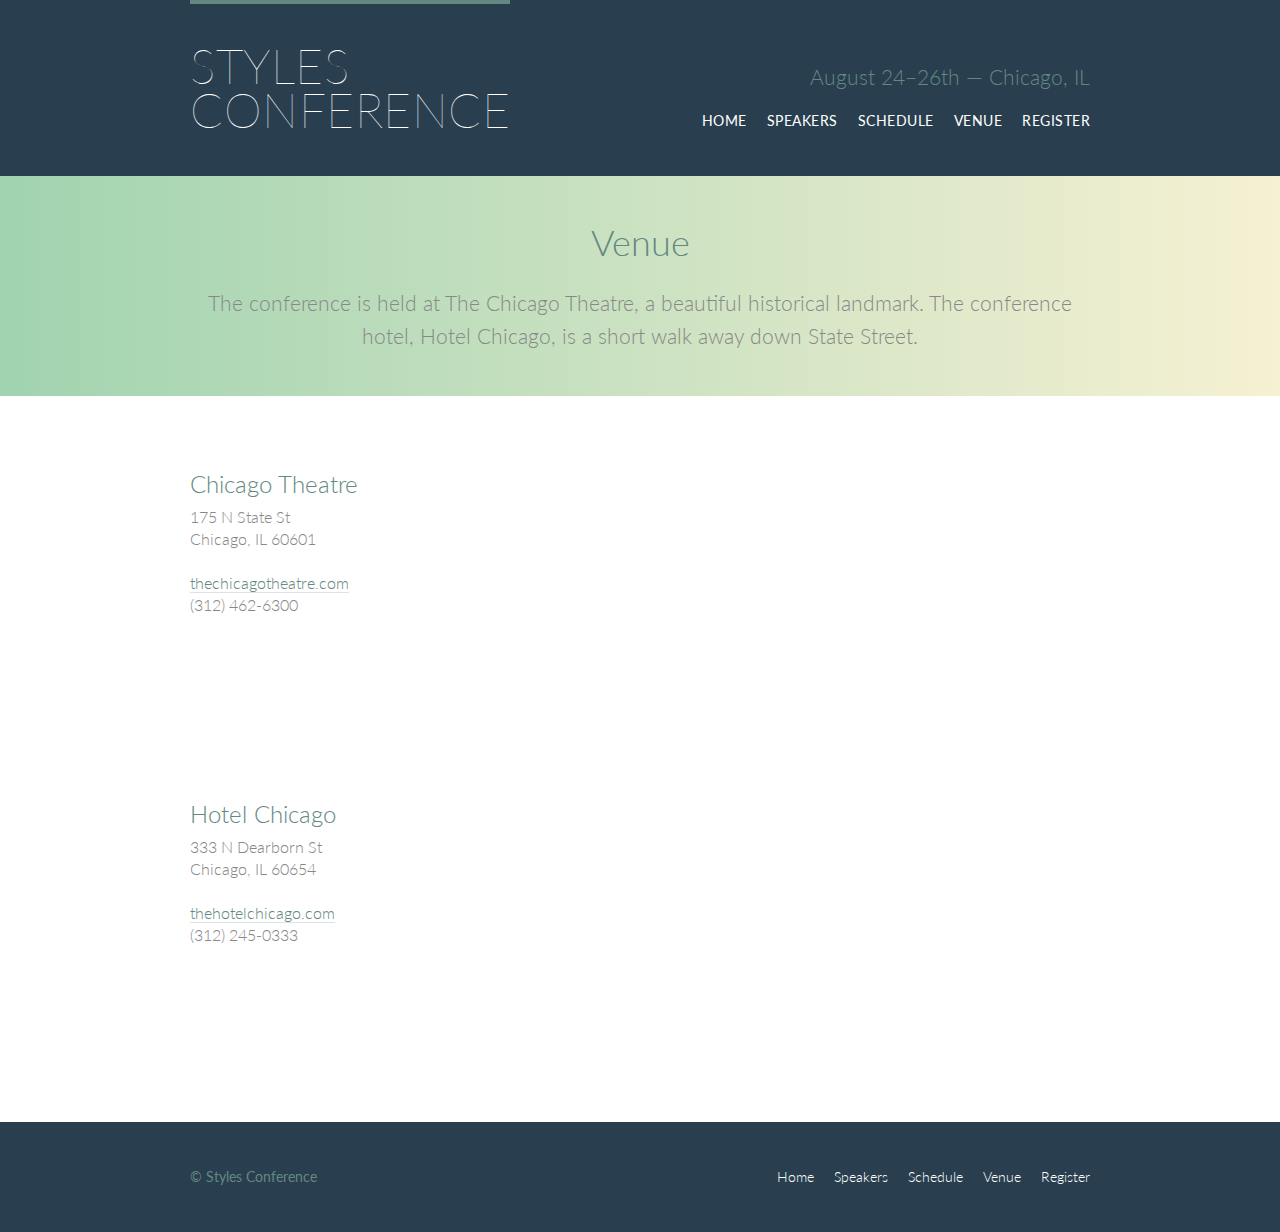
<file: shayhowe-style-conferences/venue.html>
<!DOCTYPE html>
<html lang="en">

  <head>
    <meta charset="utf-8">
    <title>Venue - Styles Conference</title>
    <link rel="stylesheet" href="assets/stylesheets/main.css">
    <link rel="stylesheet" href="http://fonts.googleapis.com/css?family=Lato:100,300,400">
  </head>

  <body>

    <!-- Header -->

    <header class="primary-header container group">

      <h1 class="logo">
        <a href="index.html">Styles <br> Conference</a>
      </h1>

      <h3 class="tagline">August 24&ndash;26th &mdash; Chicago, IL</h3>

      <nav class="nav primary-nav">
        <ul>
          <li><a href="index.html">Home</a></li><!--
          --><li><a href="speakers.html">Speakers</a></li><!--
          --><li><a href="schedule.html">Schedule</a></li><!--
          --><li><a href="venue.html">Venue</a></li><!--
          --><li><a href="register.html">Register</a></li>
        </ul>
      </nav>

    </header>

    <!-- Lead -->

    <section class="row-alt">
      <div class="lead container">

        <h1>Venue</h1>

        <p>The conference is held at The Chicago Theatre, a beautiful historical landmark. The conference hotel, Hotel Chicago, is a short walk away down State Street.</p>

      </div>
    </section>

    <!-- Main content -->

    <section class="row">
      <div class="grid">

        <!-- Chicago Theatre -->

        <section class="venue-theatre">

          <div class="col-1-3">
            <h2>Chicago Theatre</h2>
            <p>175 N State St <br> Chicago, IL 60601</p>
            <p><a href="http://www.thechicagotheatre.com/">thechicagotheatre.com</a> <br> (312) 462-6300</p>
          </div><!--

          --><iframe class="venue-map col-2-3" src="https://www.google.com/maps/embed?pb=!1m5!3m3!1m2!1s0x880e2ca55810a493%3A0x4700ddf60fcbfad6!2schicago+theatre!5e0!3m2!1sen!2sus!4v1388701393606"></iframe>

        </section>

        <!-- Hotel Chicago -->

        <section class="venue-hotel">

          <div class="col-1-3">
            <h2>Hotel Chicago</h2>
            <p>333 N Dearborn St <br> Chicago, IL 60654</p>
            <p><a href="http://thehotelchicago.com/">thehotelchicago.com</a> <br> (312) 245-0333</p>
          </div><!--

          --><iframe class="venue-map col-2-3" src="https://www.google.com/maps/embed?pb=!1m5!3m3!1m2!1s0x880e2cb1da049173%3A0xa5c91d255a775f0b!2sHotel+Sax+Chicago%2C+North+Dearborn+Street%2C+Chicago%2C+IL!5e0!3m2!1sen!2sus!4v1388702493978"></iframe>

        </section>

      </div>
    </section>

    <!-- Footer -->

    <footer class="primary-footer container group">

      <small>&copy; Styles Conference</small>

      <nav class="nav">
        <ul>
          <li><a href="index.html">Home</a></li><!--
          --><li><a href="speakers.html">Speakers</a></li><!--
          --><li><a href="schedule.html">Schedule</a></li><!--
          --><li><a href="venue.html">Venue</a></li><!--
          --><li><a href="register.html">Register</a></li>
        </ul>
      </nav>

    </footer>

  </body>
</html>
</file>
<file: shayhowe-style-conferences/assets/stylesheets/main.css>
/* http://meyerweb.com/eric/tools/css/reset/
   v2.0 | 20110126
   License: none (public domain)
*/

html, body, div, span, applet, object, iframe,
h1, h2, h3, h4, h5, h6, p, blockquote, pre,
a, abbr, acronym, address, big, cite, code,
del, dfn, em, img, ins, kbd, q, s, samp,
small, strike, strong, sub, sup, tt, var,
b, u, i, center,
dl, dt, dd, ol, ul, li,
fieldset, form, label, legend,
table, caption, tbody, tfoot, thead, tr, th, td,
article, aside, canvas, details, embed,
figure, figcaption, footer, header, hgroup,
menu, nav, output, ruby, section, summary,
time, mark, audio, video {
  margin: 0;
  padding: 0;
  border: 0;
  font-size: 100%;
  font: inherit;
  vertical-align: baseline;
}
/* HTML5 display-role reset for older browsers */
article, aside, details, figcaption, figure,
footer, header, hgroup, menu, nav, section {
  display: block;
}
body {
  line-height: 1;
}
ol, ul {
  list-style: none;
}
blockquote, q {
  quotes: none;
}
blockquote:before, blockquote:after,
q:before, q:after {
  content: '';
  content: none;
}
table {
  border-collapse: collapse;
  border-spacing: 0;
}

/*
  ========================================
  Custom styles
  ========================================
*/

body {
  background: #293f50;
  color: #888;
  font: 300 16px/22px "Lato", "Open Sans", "Helvetica Neue", Helvetica, Arial, sans-serif;
}

/*
  ========================================
  Grid
  ========================================
*/

*,
*:before,
*:after {
  -webkit-box-sizing: border-box;
     -moz-box-sizing: border-box;
          box-sizing: border-box;
}
.container,
.grid {
  margin: 0 auto;
  width: 960px;
}
.container {
  padding-left: 30px;
  padding-right: 30px;
}
.grid,
.col-1-3,
.col-2-3 {
  padding-left: 15px;
  padding-right: 15px;
}
.col-1-3,
.col-2-3  {
  display: inline-block;
  vertical-align: top;
}
.col-1-3 {
  width: 33.33%;
}
.col-2-3 {
  width: 66.66%;
}

/*
  ========================================
  Clearfix
  ========================================
*/

.group:before,
.group:after {
  content: "";
  display: table;
}
.group:after {
  clear: both;
}
.group {
  clear: both;
  *zoom: 1;
}

/*
  ========================================
  Rows
  ========================================
*/

.row,
.row-alt {
  min-width: 960px;
}
.row {
  background: #fff;
  padding: 66px 0 44px 0;
}
.row-alt {
  background: #cbe2c1;
  background: -webkit-linear-gradient(to right, #a1d3b0, #f6f1d3);
  background:    -moz-linear-gradient(to right, #a1d3b0, #f6f1d3);
  background:         linear-gradient(to right, #a1d3b0, #f6f1d3);
  padding: 44px 0 22px 0;
}

/*
  ========================================
  Typography
  ========================================
*/

h1, h2, h3, h4 {
  color: #648880;
}
h1, h3, h4, h5, p {
  margin-bottom: 22px;
}
h1 {
  font-size: 36px;
  line-height: 44px;
}
h2 {
  font-size: 24px;
  line-height: 44px;
}
h3 {
  font-size: 21px;
}
h4 {
  font-size: 18px;
}
h5 {
  color: #a9b2b9;
  font-size: 14px;
  font-weight: 400;
  text-transform: uppercase;
}
strong {
  font-weight: 400;
}
cite,
em {
  font-style: italic;
}

/*
  ========================================
  Leads
  ========================================
*/

.lead {
  text-align: center;
}
.lead p {
  font-size: 21px;
  line-height: 33px;
}

/*
  ========================================
  Links
  ========================================
*/

a {
  color: #648880;
  text-decoration: none;
}
a:hover {
  color: #a9b2b9;
}
p a {
  border-bottom: 1px solid #dfe2e5;
}
.primary-header a,
.primary-footer a {
  color: #fff;
}
.primary-header a:hover,
.primary-footer a:hover {
  color: #648880;
}

/*
  ========================================
  Buttons
  ========================================
*/

.btn {
  border-radius: 5px;
  color: #fff;
  cursor: pointer;
  display: inline-block;
  font-weight: 400;
  letter-spacing: .5px;
  margin: 0;
  text-transform: uppercase;
}
.btn-alt {
  border: 1px solid #fff;
  padding: 10px 30px;
}
.btn-alt:hover {
  background: #fff;
  color: #648880;
}

/*
  ========================================
  Primary header
  ========================================
*/

.logo {
  border-top: 4px solid #648880;
  float: left;
  font-size: 48px;
  font-weight: 100;
  letter-spacing: .5px;
  line-height: 44px;
  padding: 40px 0 22px 0;
  text-transform: uppercase;
}
.tagline {
  margin: 66px 0 22px 0;
  text-align: right;
}
.primary-nav {
  font-size: 14px;
  font-weight: 400;
  letter-spacing: .5px;
  text-transform: uppercase;
}

/*
  ========================================
  Primary footer
  ========================================
*/

.primary-footer {
  color: #648880;
  font-size: 14px;
  padding-bottom: 44px;
  padding-top: 44px;
}
.primary-footer small {
  float: left;
  font-weight: 400;
}

/*
  ========================================
  Navigation
  ========================================
*/

.nav {
  text-align: right;
}
.nav li {
  display: inline-block;
  margin: 0 10px;
  vertical-align: top;
}
.nav li:last-child {
  margin-right: 0;
}

/*
  ========================================
  Home
  ========================================
*/

.hero {
  color: #fff;
  line-height: 44px;
  padding: 22px 80px 66px 80px;
  text-align: center;
}
.hero h2 {
  font-size: 36px;
}
.hero p {
  font-size: 24px;
  font-weight: 100;
}
.teaser a:hover h3 {
  color: #a9b2b9;
}
.teaser img {
  border-radius: 5px;
  display: block;
  margin-bottom: 22px;
  max-width: 100%
}

/*
  ========================================
  Speakers
  ========================================
*/

.speaker {
  margin-bottom: 44px;
}
.speaker-info {
  border: 1px solid #dfe2e5;
  border-radius: 5px;
  margin-top: 88px;
  padding-bottom: 22px;
  text-align: center;
}
.speaker-info img {
  border-radius: 50%;
  height: 130px;
  margin: -66px 0 22px 0;
  vertical-align: top;
}

/*
  ========================================
  Venue
  ========================================
*/

.venue-theatre {
  margin-bottom: 66px;
}
.venue-hotel {
  margin-bottom: 22px;
}
.venue-map {
  height: 264px;
}


/*
  ========================================
  Register
  ========================================
*/

.why-attend {
  list-style: square;
  margin: 0 0 22px 30px;
}

form {
  margin-bottom: 22px;
}
input,
select,
textarea {
  font: 300 16px/22px "Lato", "Open Sans", "Helvetica Neue", Helvetica, Arial, sans-serif;
}

.register-group label {
  color: #648880;
  cursor: pointer;
  font-weight: 400;
}

.register-group input,
.register-group select,
.register-group textarea {
  border: 1px solid #c6c9cc;
  border-radius: 5px;
  color: #888;
  display: block;
  margin: 5px 0 27px;
  padding: 5px 8px;
}

.register-group input,
.register-group textarea {
  width: 100%;
}

.register-group select {
  height: 34px;
  width: 60px;
}

.register-group textarea {
  height: 78px;
}
</file>
